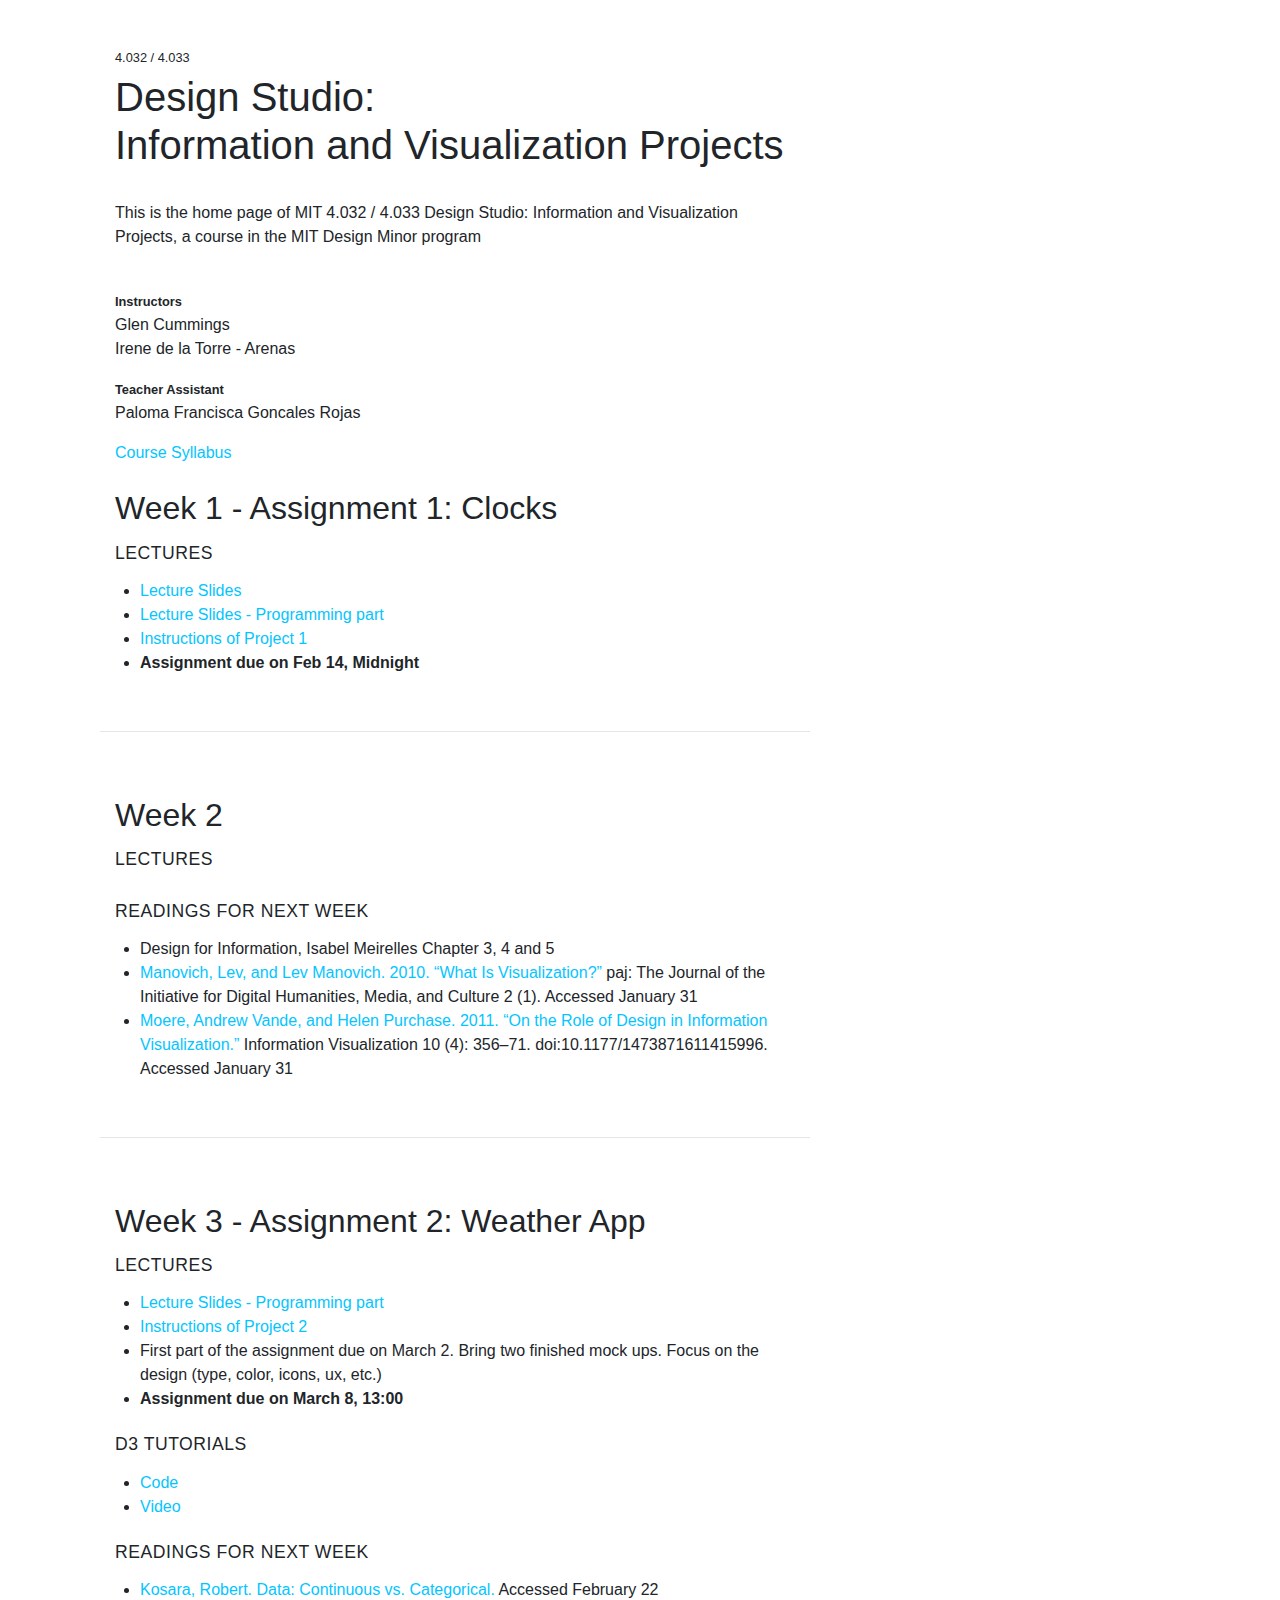
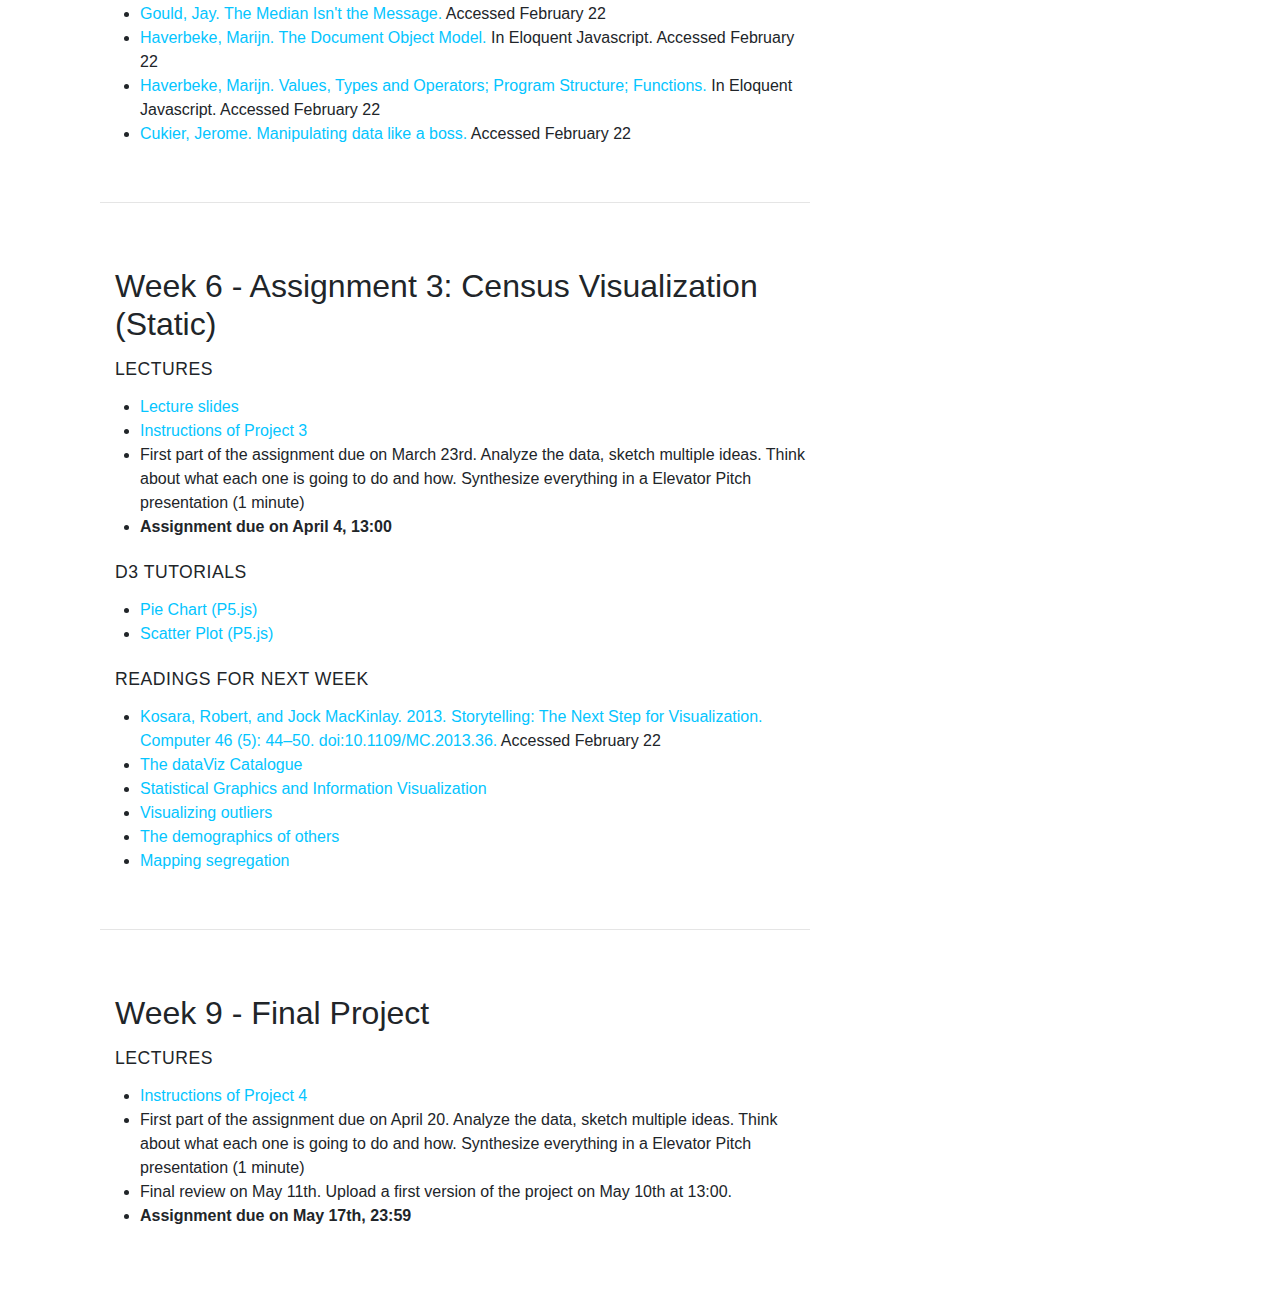
<file: index.html>
<!DOCTYPE html>
<html lang="en">
<head>
    <meta charset="UTF-8">
    <title>Design Studio: Information and Visualization projects</title>
    <link rel="stylesheet" href="https://maxcdn.bootstrapcdn.com/bootstrap/4.0.0/css/bootstrap.min.css" integrity="sha384-Gn5384xqQ1aoWXA+058RXPxPg6fy4IWvTNh0E263XmFcJlSAwiGgFAW/dAiS6JXm" crossorigin="anonymous">
    <link href="style.css" rel="stylesheet"/>
</head>
<body>
<div class="container">
    <div class="col-md-8">
        <h1 class="small col-md-12">4.032 / 4.033</h1>
        <h1 class="col-md-12">Design Studio:<br>Information and Visualization Projects</h1>
        </br>
        <p class="col-md-12">This is the home page of MIT 4.032 / 4.033 Design Studio: Information and Visualization Projects, a course in the MIT Design Minor program</p>
        </br>
        <p class="col-md-12"><span class="bold small">Instructors</span>
        <br>Glen Cummings
        <br>Irene de la Torre - Arenas</p>
        <p class="col-md-12"><span class="bold small">Teacher Assistant</span>
            <br>Paloma Francisca Goncales Rojas</p>
        <a class="col-md-12" href="MIT4.032-4.033Design-Studio-Information-and-Visualization--Syllabus.pdf">Course Syllabus</a>
        </br>
        </br>
        <h2 class="col-md-12">Week 1 - Assignment 1: Clocks</h2>
        <h3 class="col-md-12">Lectures</h3>
        <ul>
            <li><a href="Slides/I&V_180209_GCa.pdf">Lecture Slides</a></li>
            <li><a href="Slides/20180209_SlideDeck_Week1_programming.pdf">Lecture Slides - Programming part</a></li>
            <!--<li><a href="">Canvas Tutorial</a></li>-->
            <li><a href="https://github.com/irenedelatorre/MIT-Design-Studio-Information-and-Visualization/tree/master/Project_1">Instructions of Project 1</a></li>
            <li class="bold">Assignment due on Feb 14, Midnight</li>
        </ul>
        <br>
        <hr>
        </br>
        </br>
        <h2 class="col-md-12">Week 2</h2>
        <h3 class="col-md-12">Lectures</h3>
        <ul>
            <!--<li><a href="Slides/I&V_180209_GCa.pdf">Lecture Slides</a></li>-->
            <!--<li><a href="Slides/20180209_SlideDeck_Week1_programming.pdf">Lecture Slides - Programming part</a></li>-->
        </ul>
        <h3 class="col-md-12">Readings for next Week</h3>
        <ul>
            <li>Design for Information, Isabel Meirelles Chapter 3, 4 and 5</li>
            <li><a href="https://journals.tdl.org/paj/index.php/paj/article/view/19">Manovich, Lev, and Lev Manovich. 2010. “What Is Visualization?”</a>  paj: The Journal of the Initiative for Digital Humanities, Media, and Culture 2 (1). Accessed January 31</li>
            <li><a href="http://infoscape.org/publications/ivs12.pdf">Moere, Andrew Vande, and Helen Purchase. 2011. “On the Role of Design in Information Visualization.”</a>  Information Visualization 10 (4): 356–71. doi:10.1177/1473871611415996. Accessed January 31</li>
        </ul>
        <br>
        <hr>
        </br>
        </br>
        <h2 class="col-md-12">Week 3 - Assignment 2: Weather App</h2>
        <h3 class="col-md-12">Lectures</h3>
        <ul>
            <!--<li><a href="Slides/I&V_180209_GCa.pdf">Lecture Slides</a></li>-->
            <li><a href="Slides/20180223_SlideDeck_Week3_programming.pdf">Lecture Slides - Programming part</a></li>
            <li><a href="https://github.com/irenedelatorre/MIT-Design-Studio-Information-and-Visualization/tree/master/Project_2">Instructions of Project 2</a></li>
            <li>First part of the assignment due on March 2. Bring two finished mock ups. Focus on the design (type, color, icons, ux, etc.)</li>
            <li class="bold">Assignment due on March 8, 13:00</li>
        </ul>
        <h3 class="col-md-12">D3 Tutorials</h3>
        <ul>
            <li><a href="https://github.com/irenedelatorre/MIT-Design-Studio-Information-and-Visualization/tree/master/tutorial/D3_example_1">Code</a></li>
            <li><a href="https://www.youtube.com/watch?v=hl7Nsldadsw&feature=youtu.be">Video</a></li>
        </ul>
        <h3 class="col-md-12">Readings for next Week</h3>
        <ul>
            <li><a href="https://eagereyes.org/basics/data-continuous-vs-categorical">Kosara, Robert. Data: Continuous vs. Categorical.</a> Accessed February 22</li>
            <li><a href="file:///E:/0.%20Mis%20Documentos/BECA%20LA%20CAIXA%20-%20BOSTON/NEU/2015%20-%20Spring%20Semester/Information%20visualization%20workshop/Readings%20week%202/CancerGuide%20%20The%20Median%20Isn't%20the%20Message.htm">Gould, Jay. The Median Isn't the Message.</a> Accessed February 22</li>
            <li><a href="http://eloquentjavascript.net/">Haverbeke, Marijn. The Document Object Model. </a> In Eloquent Javascript. Accessed February 22</li>
            <li><a href="http://eloquentjavascript.net/">Haverbeke, Marijn. Values, Types and Operators; Program Structure; Functions.</a> In Eloquent Javascript. Accessed February 22</li>
            <li><a href="https://journals.tdl.org/paj/index.php/paj/article/view/19">Cukier, Jerome. Manipulating data like a boss.</a> Accessed February 22</li>
        </ul>
        <br>
        <hr>
        </br>
        </br>
        <h2 class="col-md-12">Week 6 - Assignment 3: Census Visualization (Static)</h2>
        <h3 class="col-md-12">Lectures</h3>
        <ul>
            <li><a href="Slides/20180316_DiagramTypes.pdf">Lecture slides</a></li>
            <li><a href="https://github.com/irenedelatorre/MIT-Design-Studio-Information-and-Visualization/tree/master/Project_3">Instructions of Project 3</a></li>
            <li>First part of the assignment due on March 23rd. Analyze the data, sketch multiple ideas. Think about what each one is going to do and how. Synthesize everything in a Elevator Pitch presentation (1 minute)</li>
            <li class="bold">Assignment due on April 4, 13:00</li>
        </ul>
        <h3 class="col-md-12">D3 Tutorials</h3>
        <ul>
            <li><a href="https://github.com/irenedelatorre/MIT-Design-Studio-Information-and-Visualization/tree/master/tutorial/Pie_Chart">Pie Chart (P5.js)</a></li>
            <li><a href="https://github.com/irenedelatorre/MIT-Design-Studio-Information-and-Visualization/tree/master/tutorial/Scatter_Plot">Scatter Plot (P5.js)</a></li>
        </ul>

        <h3 class="col-md-12">Readings for next Week</h3>
        <ul>
            <li><a href="https://research.tableau.com/sites/default/files/Kosara-Computer-2013.pdf">Kosara, Robert, and Jock MacKinlay. 2013. Storytelling: The Next Step for Visualization. Computer 46 (5): 44–50. doi:10.1109/MC.2013.36.</a> Accessed February 22</li>
            <li><a href="https://datavizcatalogue.com/">The dataViz Catalogue</a></li>
            <li><a href="https://flowingdata.com/2011/08/15/statistical-graphics-and-information-visualization/">Statistical Graphics and Information Visualization </a></li>
            <li><a href="https://flowingdata.com/2018/03/07/visualizing-outliers/">Visualizing outliers</a></li>
            <li><a href="http://flowingdata.com/2018/01/23/the-demographics-of-others/">The demographics of others</a></li>
            <li><a href="https://www.nytimes.com/interactive/2015/07/08/us/census-race-map.html">Mapping segregation</a></li>
        </ul>
        <br>
        <hr>
        </br>
        </br>
        <h2 class="col-md-12">Week 9 - Final Project</h2>
        <h3 class="col-md-12">Lectures</h3>
        <ul>
            <li><a href="https://github.com/irenedelatorre/MIT-Design-Studio-Information-and-Visualization/tree/master/Project_4">Instructions of Project 4</a></li>
            <li>First part of the assignment due on April 20. Analyze the data, sketch multiple ideas. Think about what each one is going to do and how. Synthesize everything in a Elevator Pitch presentation (1 minute)</li>
            <li>Final review on May 11th. Upload a first version of the project on May 10th at 13:00.</li>
            <li class="bold">Assignment due on May 17th, 23:59</li>
        </ul>
    </div>

</div>
</body>
</html>
</file>
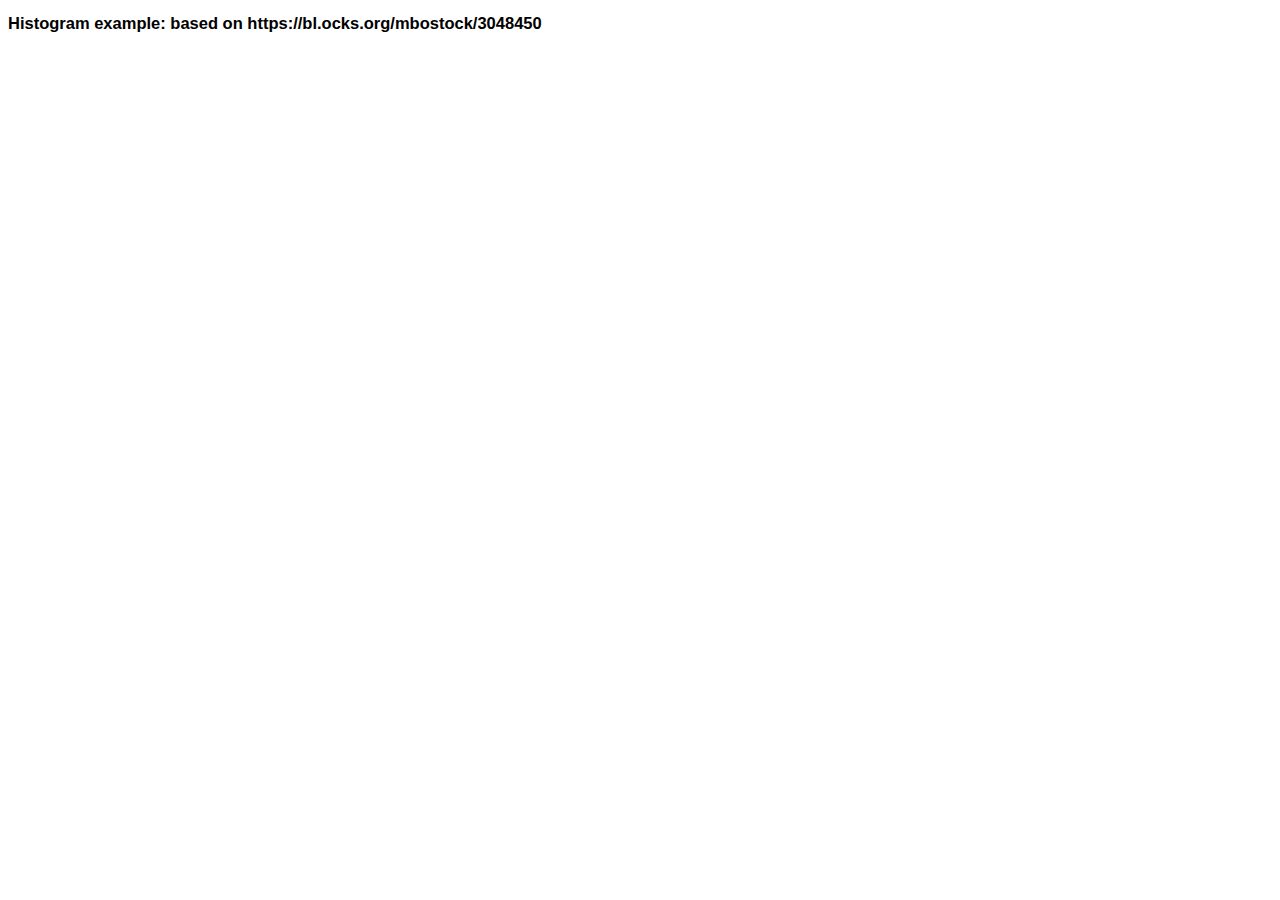
<file: Histogram Example/index.html>
<!DOCTYPE html>
<html>
<meta charset="utf-8">
<!-- Example based on http://bl.ocks.org/mbostock/3887118 -->
<link href="style.css" rel="stylesheet"/>
<body>
<h2 class="col-md-12">Histogram example: based on https://bl.ocks.org/mbostock/3048450</h2>
<svg width="960" height="500"></svg>
<script src="https://d3js.org/d3.v4.min.js"></script>
<script src="script_1.js"></script>    
</body>
</html>
</file>
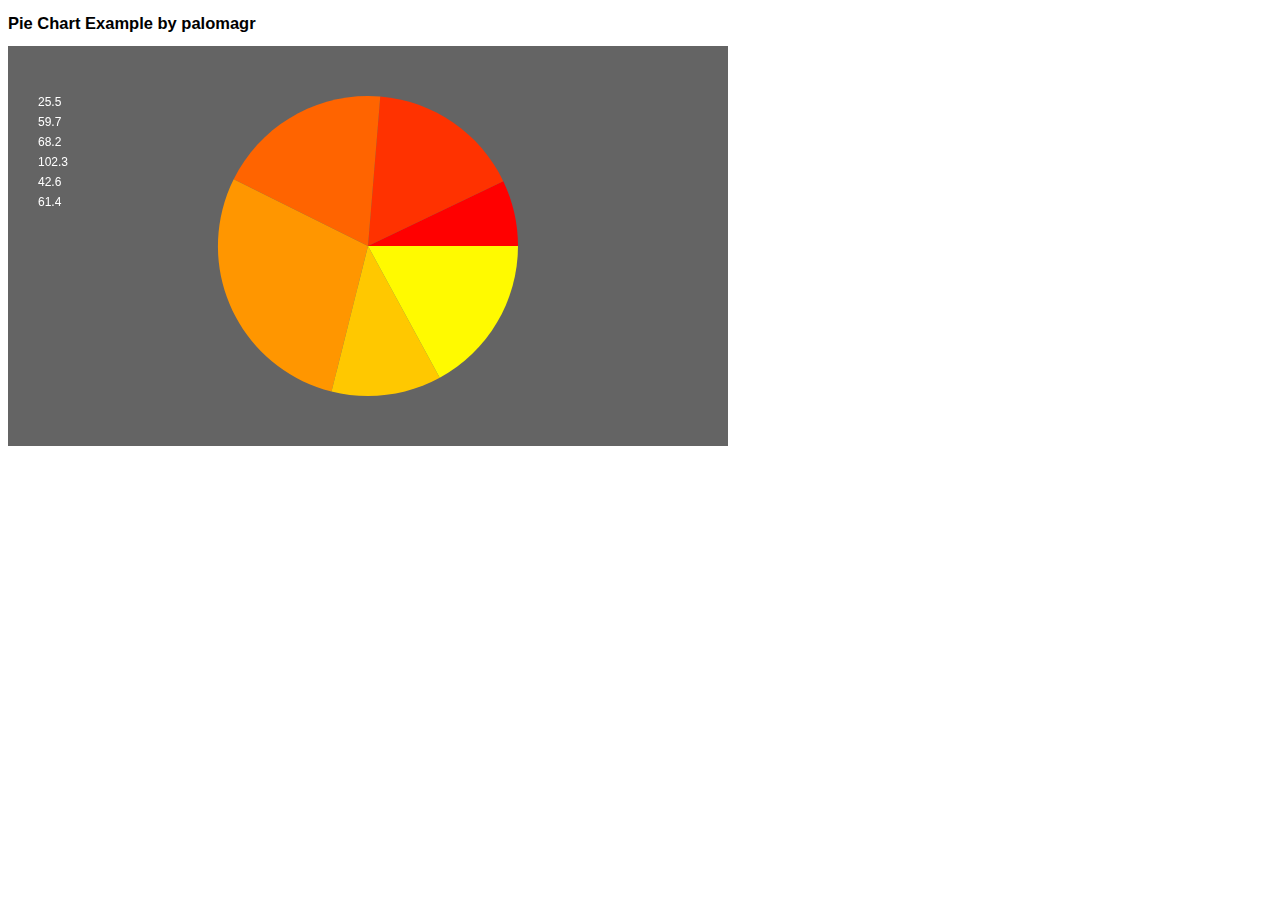
<file: Pie Chart Example p.5/index.html>
<!DOCTYPE html>
<html lang="en">
<meta charset="utf-8">

<link href="style.css" rel="stylesheet"/>

    <script src="./p5.js"></script>
    <script src="sketch.js"></script>


<body>
    <h2 class="col-md-12">Pie Chart Example by palomagr</h2>
    <div id="sketch-holder">	
      <!-- Our sketch will go here! -->
    </div>
</body>
</html>
</file>
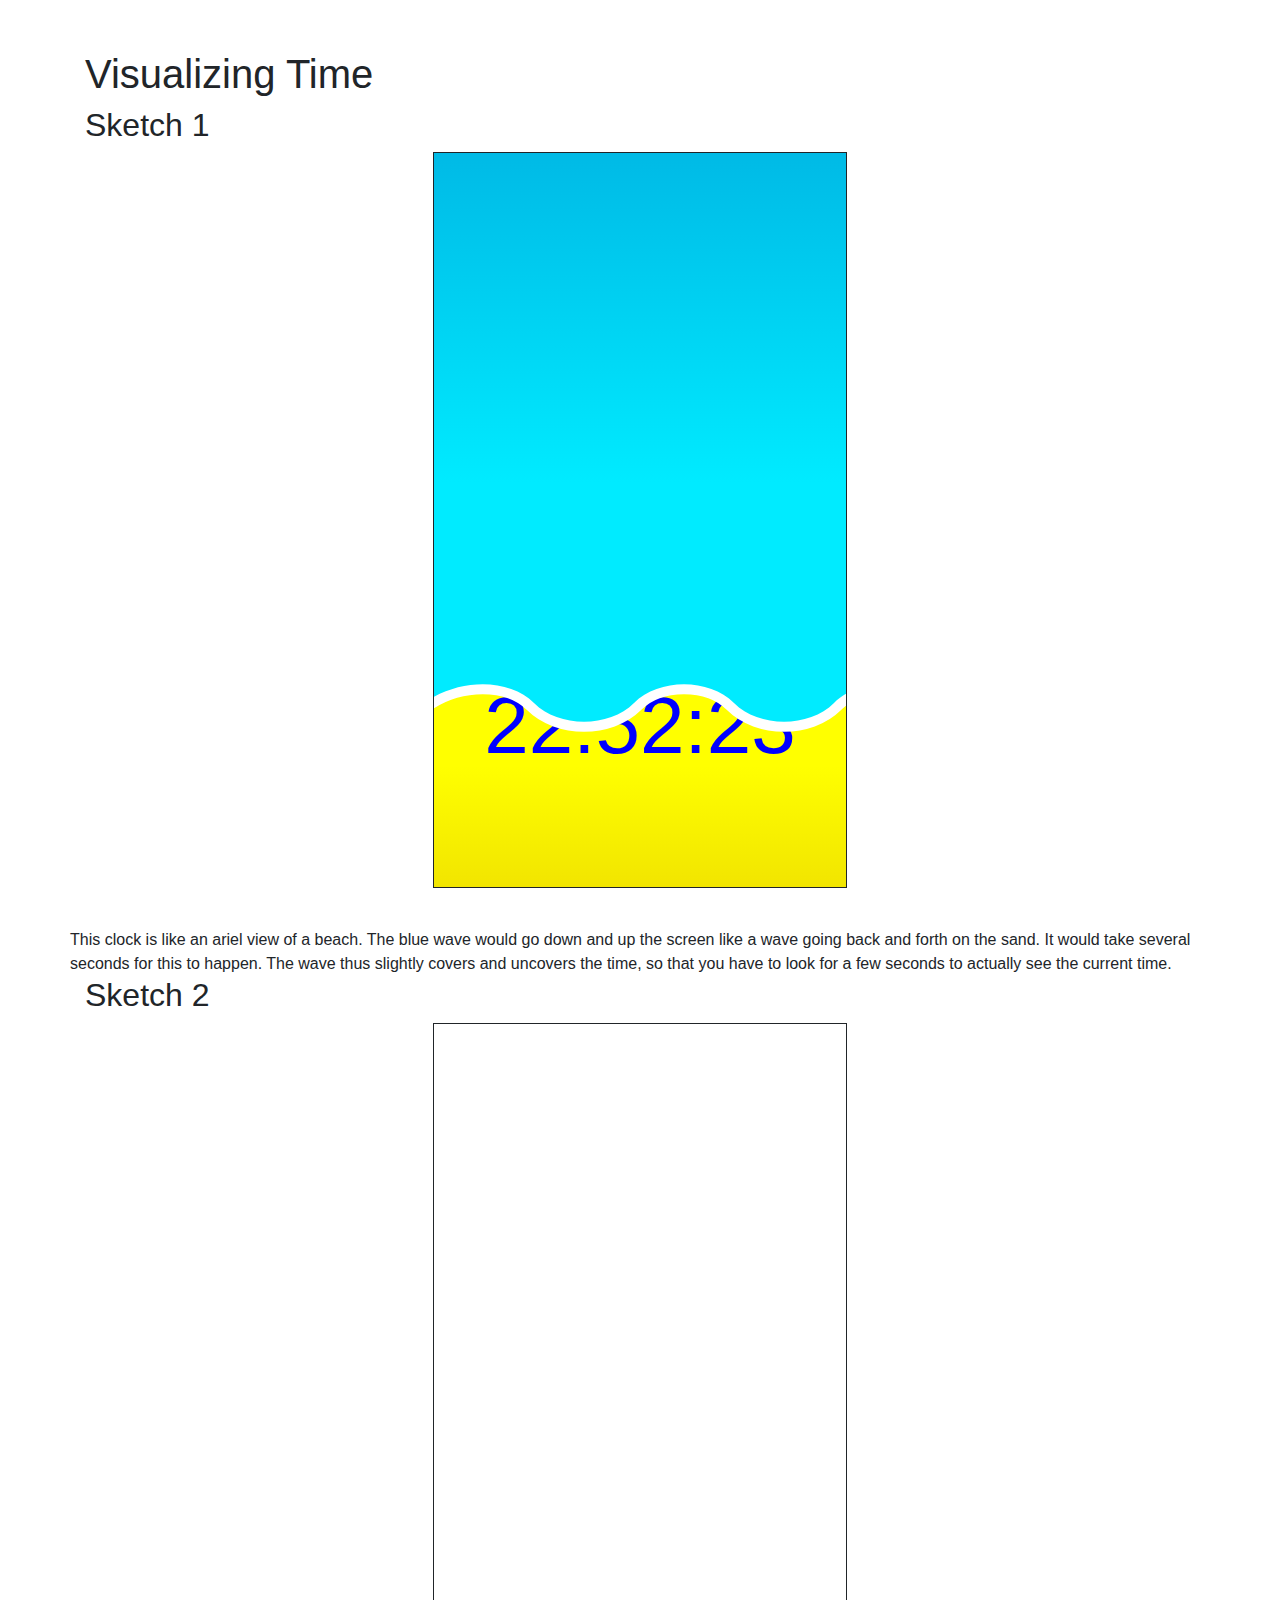
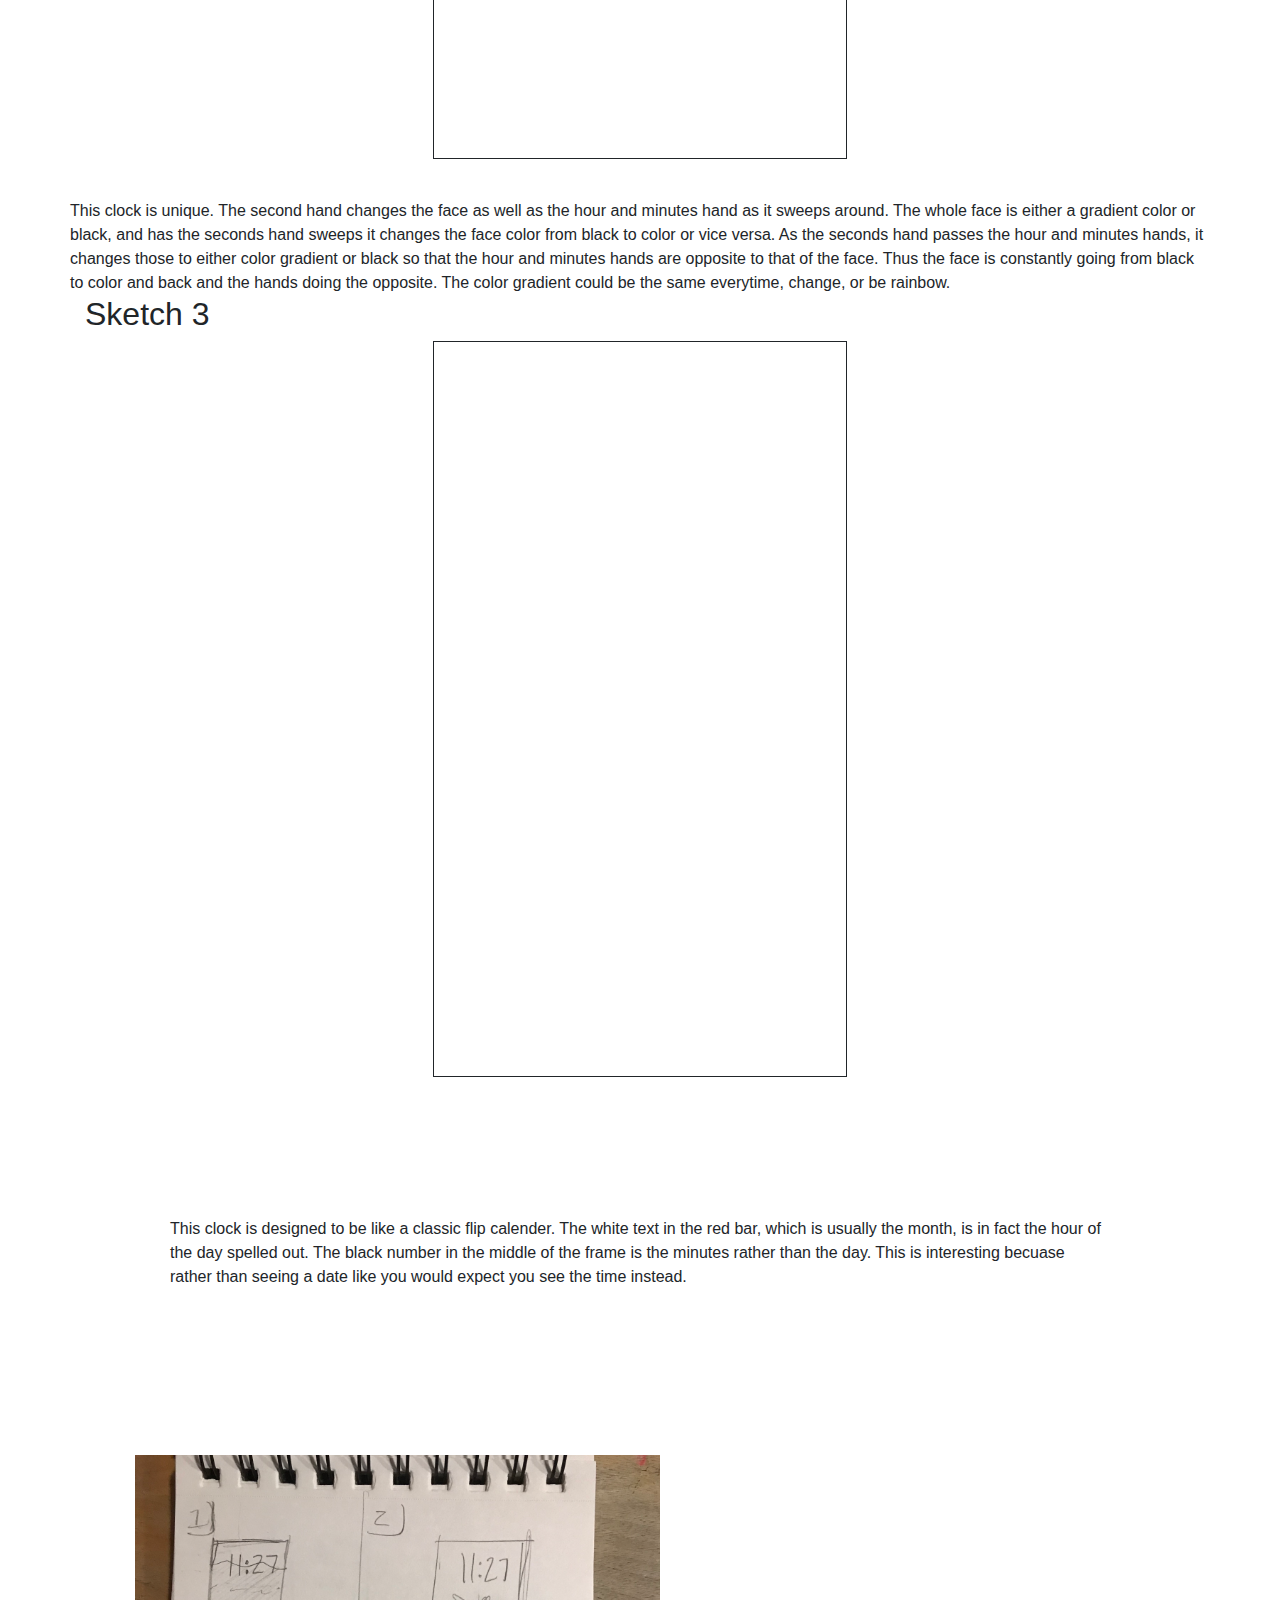
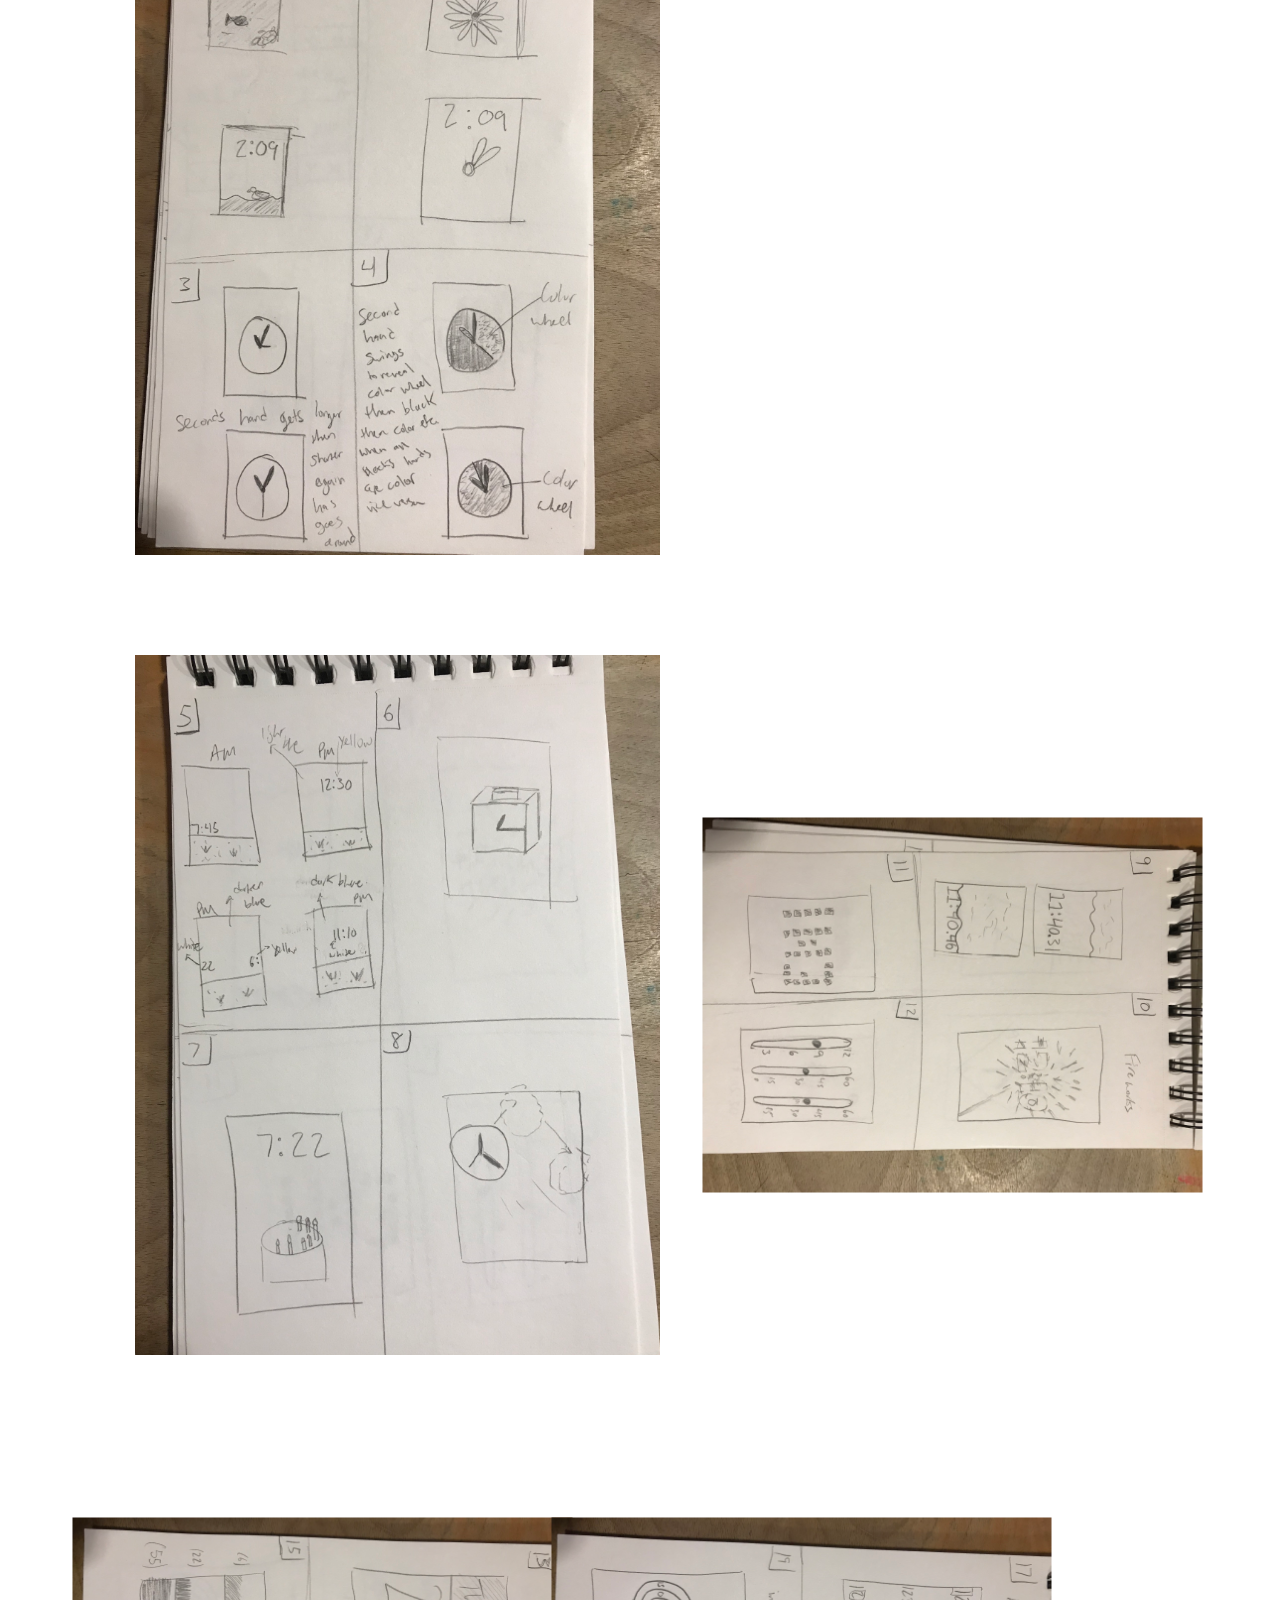
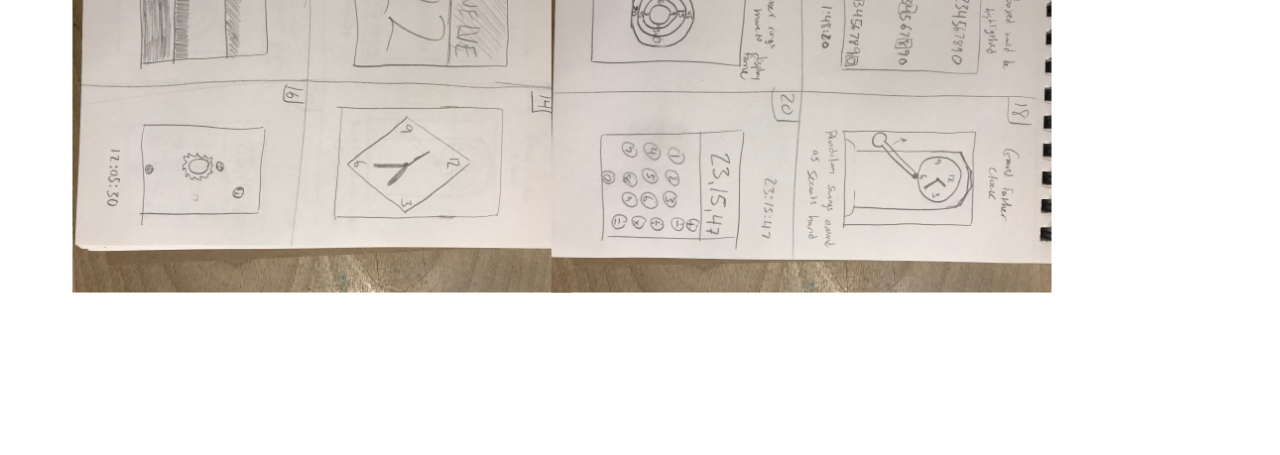
<file: Project_1/index.html>
<!DOCTYPE html>
<html lang="en">
<head>
    <meta charset="UTF-8">
    <title>Visualizing time - Project 1</title>
    <link rel="stylesheet" href="https://maxcdn.bootstrapcdn.com/bootstrap/4.0.0/css/bootstrap.min.css" integrity="sha384-Gn5384xqQ1aoWXA+058RXPxPg6fy4IWvTNh0E263XmFcJlSAwiGgFAW/dAiS6JXm" crossorigin="anonymous">
    <link href="style.css" rel="stylesheet"/>
</head>
<body>
<div class="container">
    <div class="row">
        <h1 class="col-md-12">Visualizing Time</h1>
    </div>
    <div class="row">
        <h2 class="col-md-12">Sketch 1</h2>
        <canvas id="plot1"></canvas>
        <div>
        This clock is like an ariel view of a beach. The blue wave would go down and up the screen like a wave going back and forth on the sand. It would take several seconds for this to happen. The wave thus slightly covers and uncovers the time, so that you have to look for a few seconds to actually see the current time.
        </div>
    </div>
    
    <div class="row">
        <h2 class="col-md-12">Sketch 2</h2>
        <div id="plot2">
        </div>
        <div>
        This clock is unique. The second hand changes the face as well as the hour and minutes hand as it sweeps around. The whole face is either a gradient color or black, and has the seconds hand sweeps it changes the face color from black to color or vice versa. As the seconds hand passes the hour and minutes hands, it changes those to either color gradient or black so that the hour and minutes hands are opposite to that of the face. Thus the face is constantly going from black to color and back and the hands doing the opposite. The color gradient could be the same everytime, change, or be rainbow.
        </div>

    </div>
    <div class="row">
        <h2 class="col-md-12">Sketch 3</h2>
        <div id="plot3">
        </div>
        <div>
        <p style="padding:100px" >
        This clock is designed to be like a classic flip calender. The white text in the red bar, which is usually the month, is in fact the hour of the day spelled out. The black number in the middle of the frame is the minutes rather than the day. This is interesting becuase rather than seeing a date like you would expect you see the time instead.
        </p>
        </div>
        
    </div>
    
    <!--img tag--> 
    <img style="padding:50px" src="IMG_4809.JPG" height="800px"/>
    <img style="padding:50px" src="IMG_5303.JPG" height="800px"/>
    <img style="padding:50px" src="IMG_6743.JPG" height="600px" class="rotate90"/>
    <img style="padding:50px" src="IMG_0009.JPG" height="600px" class="rotate90"/>
    <img style="padding:50px" src="IMG_4990.JPG" height="600px" class="rotate90"/>
    
</div>

<script src="https://d3js.org/d3.v4.min.js"></script>
<script src="script_1.js"></script>
<script src="script_2.js"></script>
<script src="script_3.js"></script>
</body>
</html>
</file>
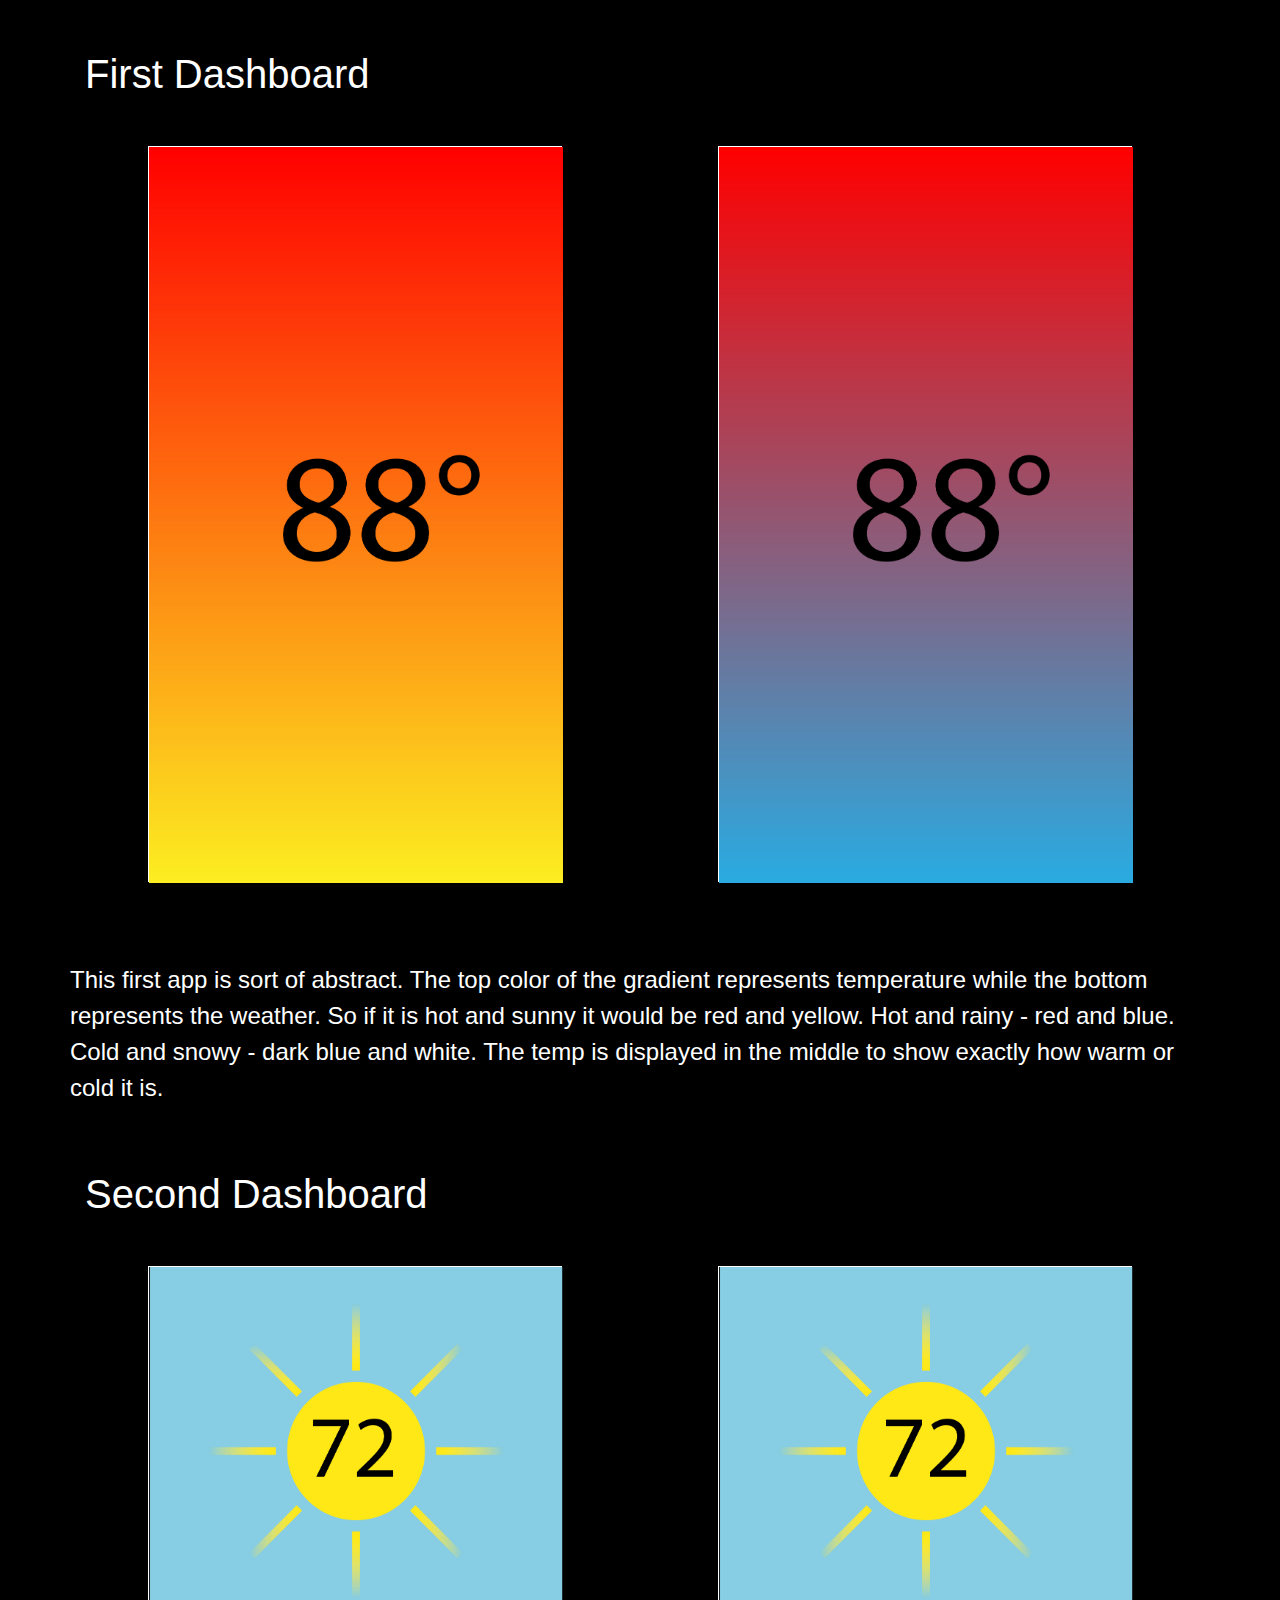
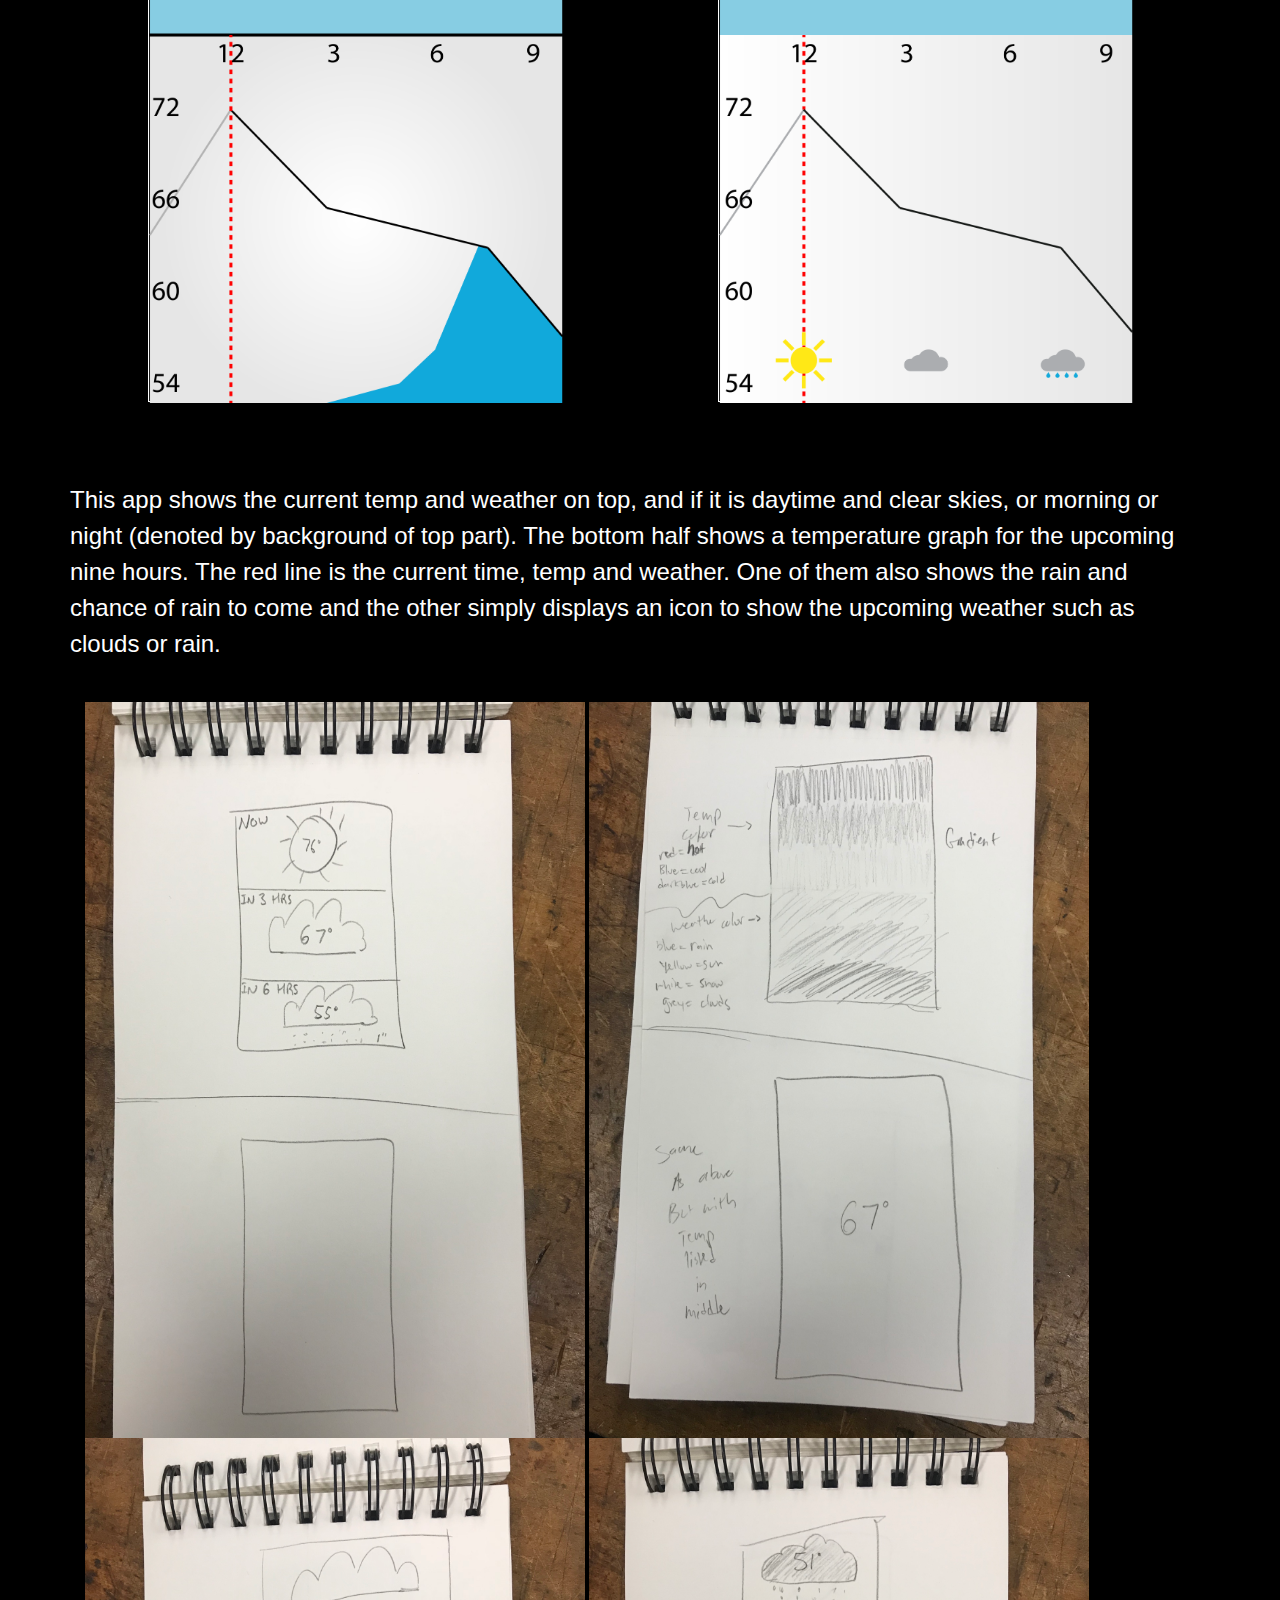
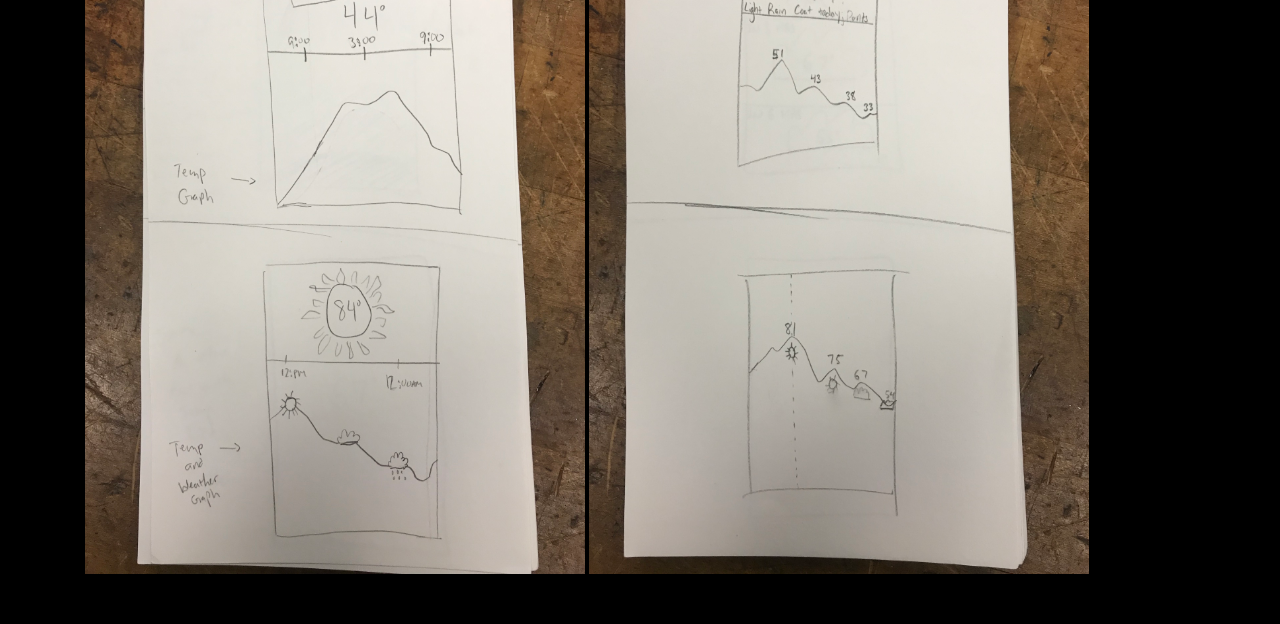
<file: Project_2/index.html>
<!DOCTYPE html>
<html lang="en">
<head>
    <meta charset="UTF-8">
    <title>Weather App - Project 2</title>
    <link rel="stylesheet" href="https://maxcdn.bootstrapcdn.com/bootstrap/4.0.0/css/bootstrap.min.css" integrity="sha384-Gn5384xqQ1aoWXA+058RXPxPg6fy4IWvTNh0E263XmFcJlSAwiGgFAW/dAiS6JXm" crossorigin="anonymous">
    <link href="style.css" rel="stylesheet"/>
</head>
<body>
<div class="container">
    <div class="row">
        <h1 class="col-md-12">First Dashboard</h1>
        <div id="mobile1">
            <img src="4.032WeatherApp1.png" width="414" height="736">
        </div>
        <div id="mobile1">
            <img src="4.032WeatherApp1.2.png" width="414" height="736">
        </div>
        <div>
            <p class="text">
                This first app is sort of abstract. The top color of the gradient represents temperature while the bottom
                represents the weather. So if it is hot and sunny it would be red and yellow. Hot and rainy - red and blue. Cold and
                snowy - dark blue and white. The temp is displayed in the middle to show exactly how warm or cold it is.
            </p>
        </div>
    </div>
    <br/>
    <div class="row">
        <h1 class="col-md-12">Second Dashboard</h1>
        <div id="mobile2">
            <img src="4.032WeatherApp3.png" width="414" height="736">
        </div>
        <div id="mobile2">
            <img src="4.032WeatherApp5.png" width="414" height="736">
        </div>
        <div>
            <p class ="text">
                This app shows the current temp and weather on top, and if it is daytime and clear skies, or morning or night (denoted by background of top part). The bottom half shows a temperature graph for the upcoming nine hours. The red line is the current time, temp and weather. One of them also shows the rain and chance of rain to come and the other simply displays an icon to show the upcoming weather such as clouds or rain. 
            </p>
        </div>
    </div>
    <div class="sketches">
        <img src="IMG_1206.JPG" width="500" height="736">
        <img src="IMG_8357.JPG" width="500" height="736">
        <img src="IMG_6900.JPG" width="500" height="736">
        <img src="IMG_2838.JPG" width="500" height="736">
    </div>
</div>

<script src="https://d3js.org/d3.v4.min.js"></script>
<script src="script.js"></script>
</body>
</html>
</file>
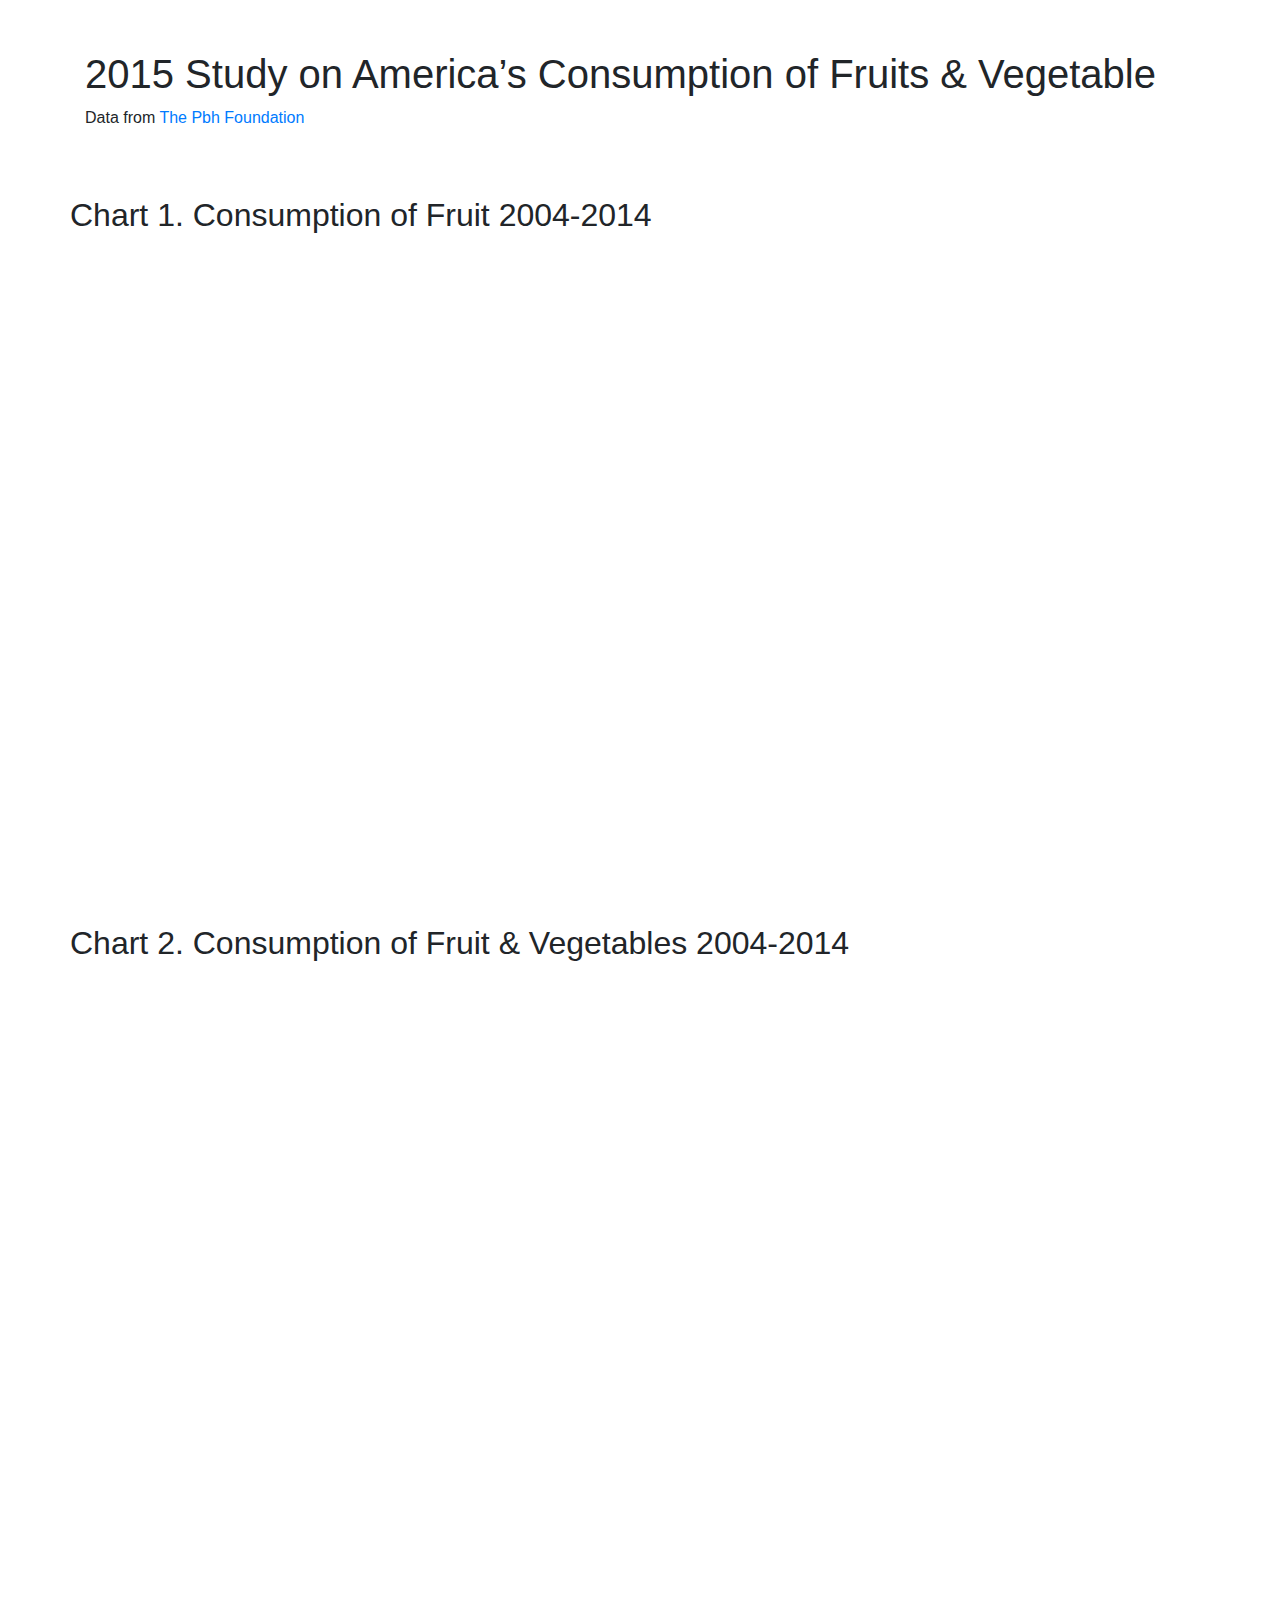
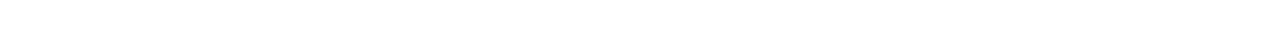
<file: InClass/Week6/index.html>
<!DOCTYPE html>
<html lang="en">
<head>
    <meta charset="UTF-8">
    <title>Week 2 - In class</title>
    <link rel="stylesheet" href="https://maxcdn.bootstrapcdn.com/bootstrap/4.0.0/css/bootstrap.min.css" integrity="sha384-Gn5384xqQ1aoWXA+058RXPxPg6fy4IWvTNh0E263XmFcJlSAwiGgFAW/dAiS6JXm" crossorigin="anonymous">
    <link href="style.css" rel="stylesheet"/>
</head>
<body>
<div class="container">
    <div class="row">
        <h1 class="col-md-12">2015 Study on America’s Consumption of Fruits & Vegetable</h1>
        <p class="col-md-12">Data from <a href="https://www.pbhfoundation.org/pdfs/about/res/pbh_res/State_of_the_Plate_2015_WEB_Bookmarked.pdf">The Pbh Foundation</a></p>
        <h2>Chart 1. Consumption of Fruit 2004-2014</h2>
        <div id='plot1' class="col-md-12"></div>
        <h2>Chart 2. Consumption of Fruit & Vegetables 2004-2014</h2>
        <div id='plot2' class="col-md-12"></div>
    </div>
</div>

<script src="https://d3js.org/d3.v4.min.js"></script>
<script src="https://d3js.org/topojson.v2.min.js"></script>
<script src="script_1.js"></script>
</body>
</html>
</file>
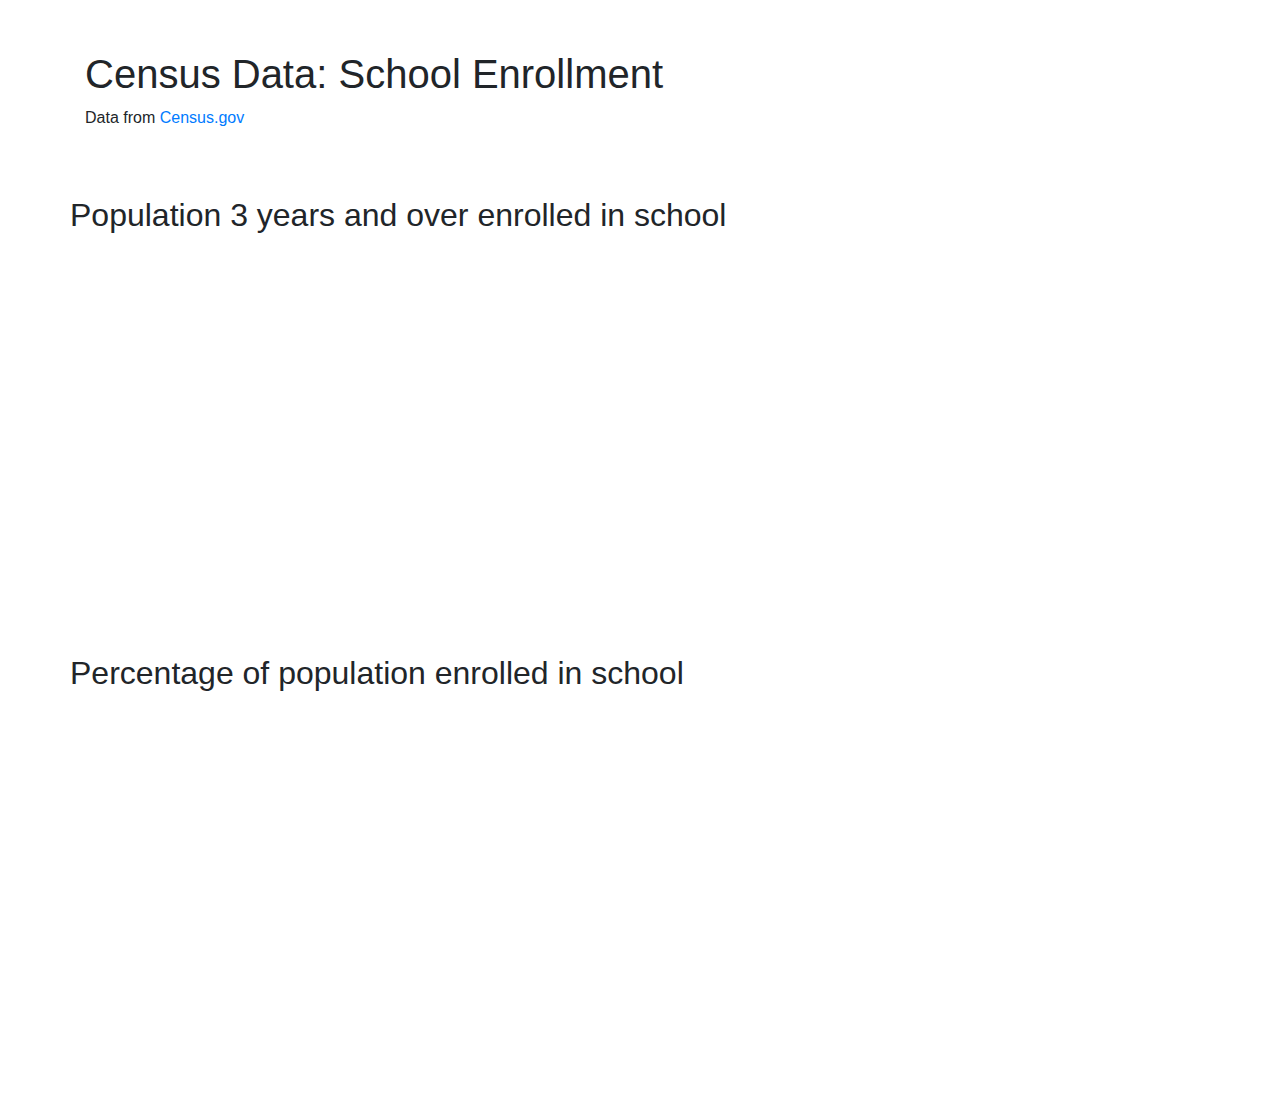
<file: InClass/Week7/index.html>
<!DOCTYPE html>
<html lang="en">
<head>
    <meta charset="UTF-8">
    <title>Week 7 - In class</title>
    <link rel="stylesheet" href="https://maxcdn.bootstrapcdn.com/bootstrap/4.0.0/css/bootstrap.min.css" integrity="sha384-Gn5384xqQ1aoWXA+058RXPxPg6fy4IWvTNh0E263XmFcJlSAwiGgFAW/dAiS6JXm" crossorigin="anonymous">
    <link href="style.css" rel="stylesheet"/>
</head>
<body>
<div class="container">
    <div class="row">
        <h1 class="col-md-12">Census Data: School Enrollment</h1>
        <p class="col-md-12">Data from <a href="https://data.census.gov/">Census.gov</a></p>
        <h2>Population 3 years and over enrolled in school</h2>
        <div id='plot1' class="col-md-12"></div>
        <h2>Percentage of population enrolled in school</h2>
        <div id='plot2' class="col-md-12"></div>
    </div>
</div>

<script src="https://d3js.org/d3.v4.min.js"></script>
<script src="https://d3js.org/topojson.v2.min.js"></script>
<script src="script_1.js"></script>
</body>
</html>
</file>
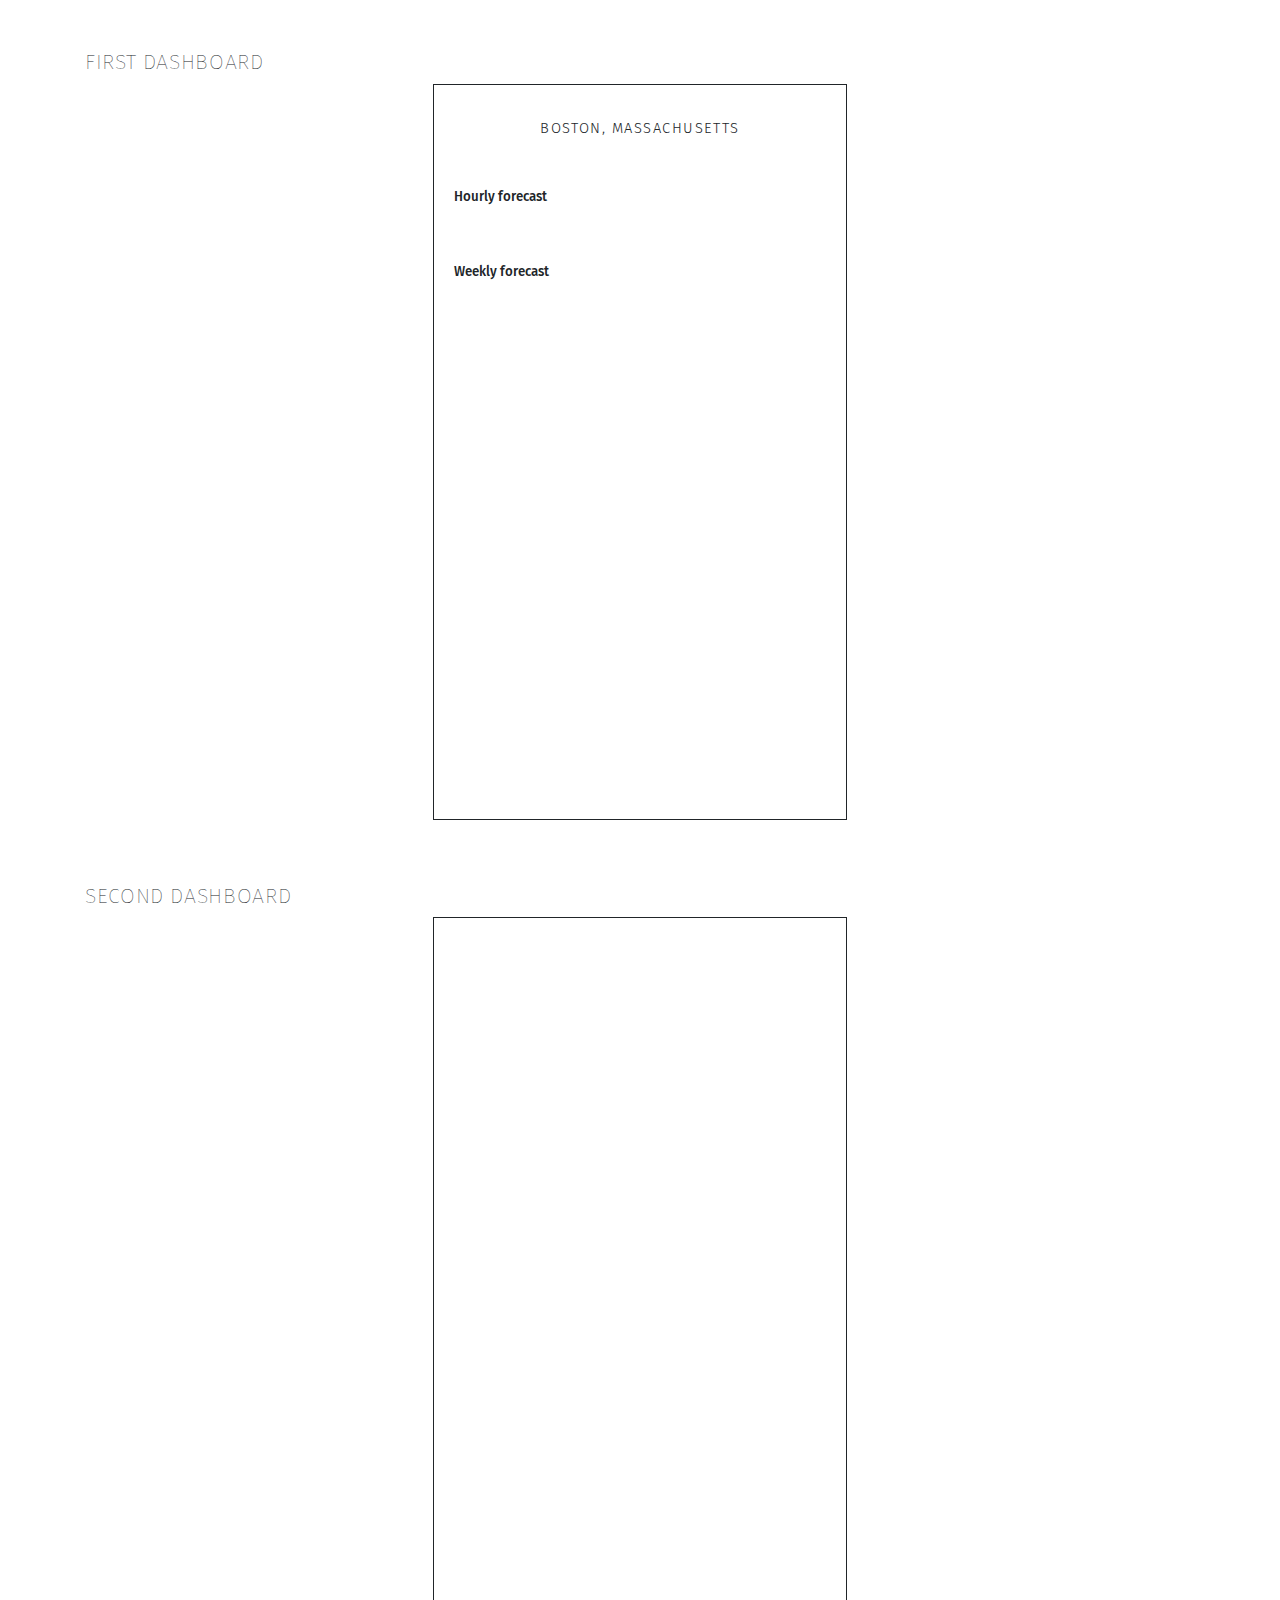
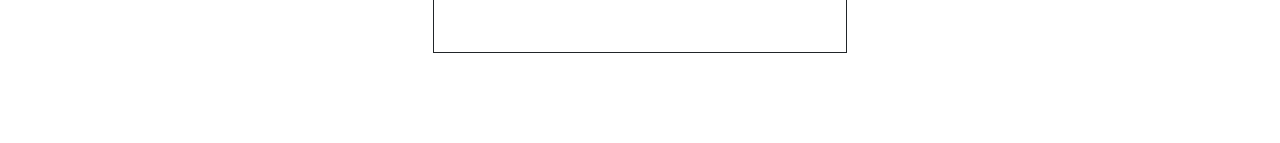
<file: Project_2/example/index.html>
<!DOCTYPE html>
<html lang="en">
<head>
    <meta charset="UTF-8">
    <title>Let's draw a map - Project 3</title>
    <link rel="stylesheet" href="https://maxcdn.bootstrapcdn.com/bootstrap/4.0.0/css/bootstrap.min.css" integrity="sha384-Gn5384xqQ1aoWXA+058RXPxPg6fy4IWvTNh0E263XmFcJlSAwiGgFAW/dAiS6JXm" crossorigin="anonymous">
    <link href="https://fonts.googleapis.com/css?family=Fira+Sans:300,400,500,700" rel="stylesheet">
    <link href="style.css" rel="stylesheet"/>
</head>
<body>
<div class="container">
    <div class="row">
        <h1 class="col-md-12">First Dashboard</h1>
        <div id="mobile1">
            <h2 class="col-md-12">Boston, Massachusetts</h2>
            <p id="date" class="col-md-12"></p>
            <p class="title col-md-12">Hourly forecast</p>
            <div class="col-md-12" id="plot1"></div>
            <br/>
            <p class="title col-md-12">Weekly forecast</p>
            <p class="col-md-12" id="summary"></p>
            <div class="col-md-12" id="plot2"></div>
        </div>
    </div>
    <br/>
    <div class="row">
        <h1 class="col-md-12">Second Dashboard</h1>
        <div id="mobile2">
        </div>
    </div>
</div>

<script src="https://d3js.org/d3.v4.min.js"></script>
<script src="script.js"></script>
</body>
</html>
</file>
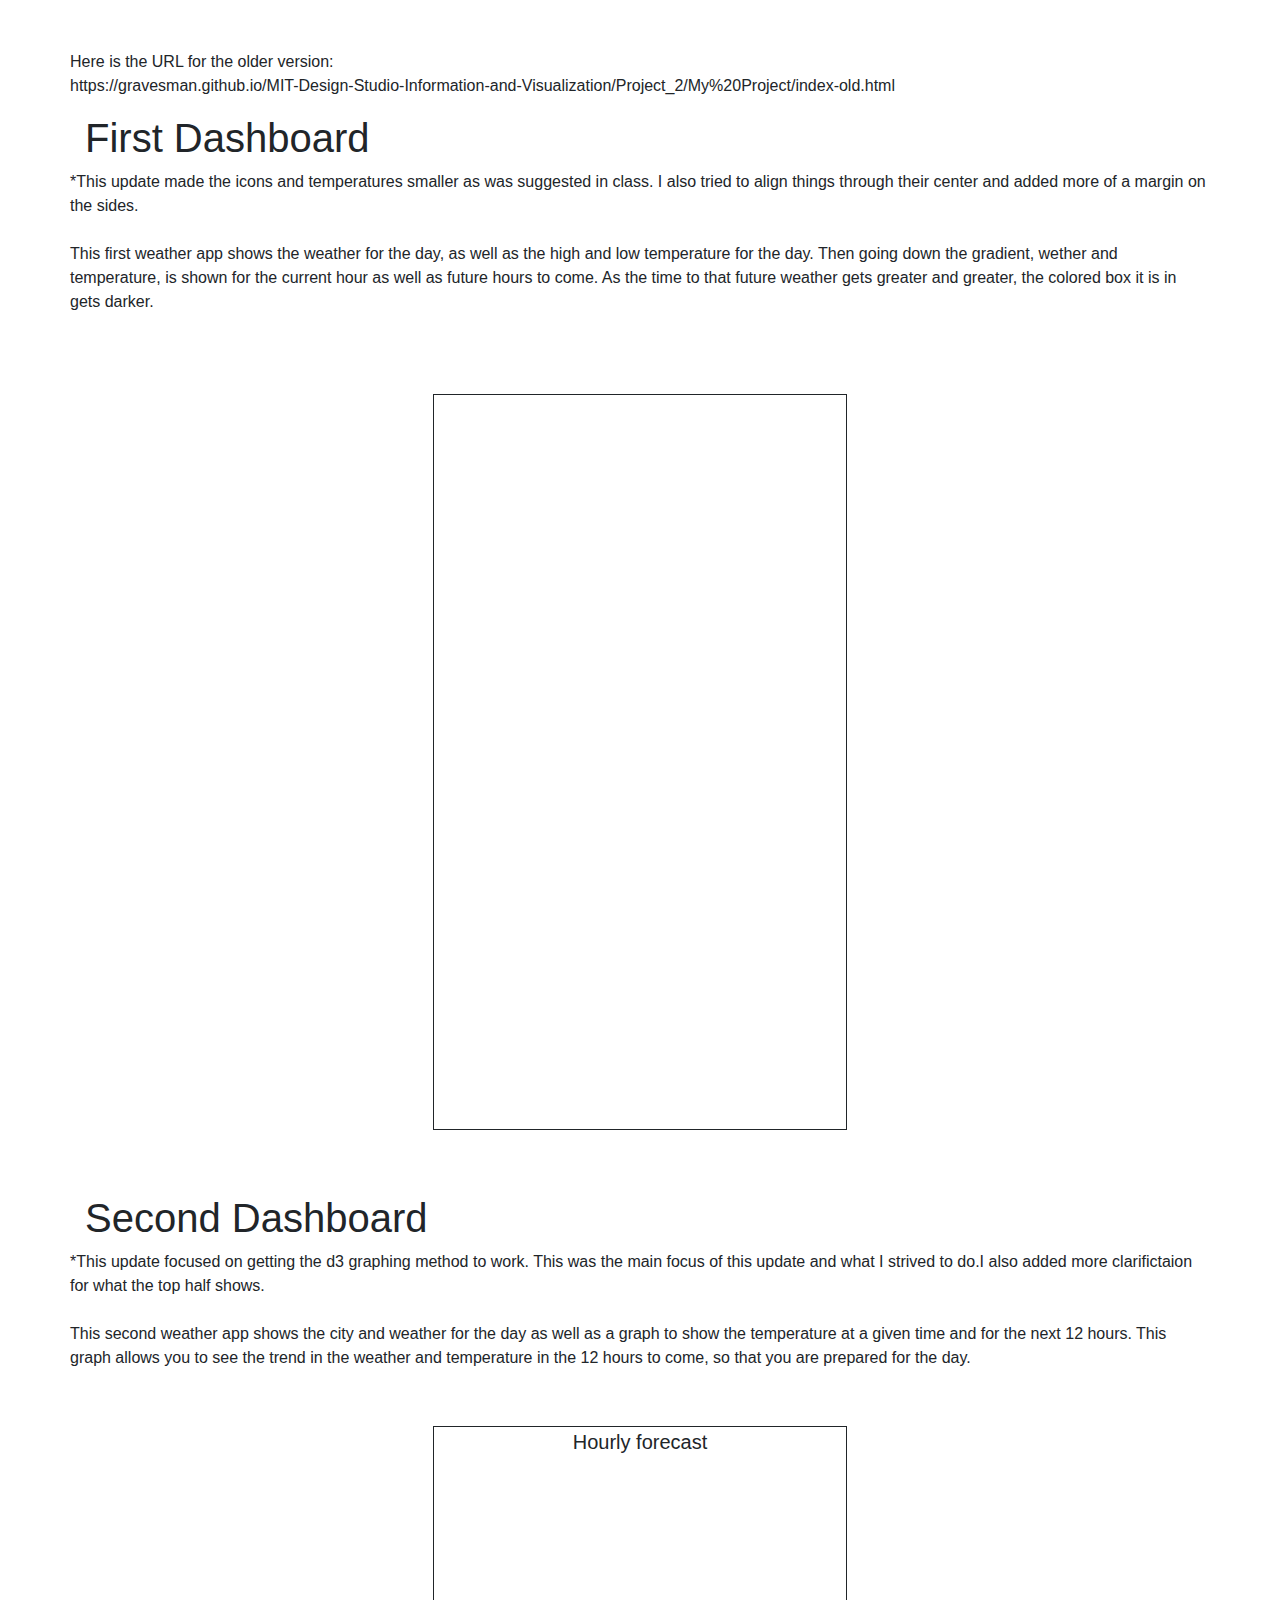
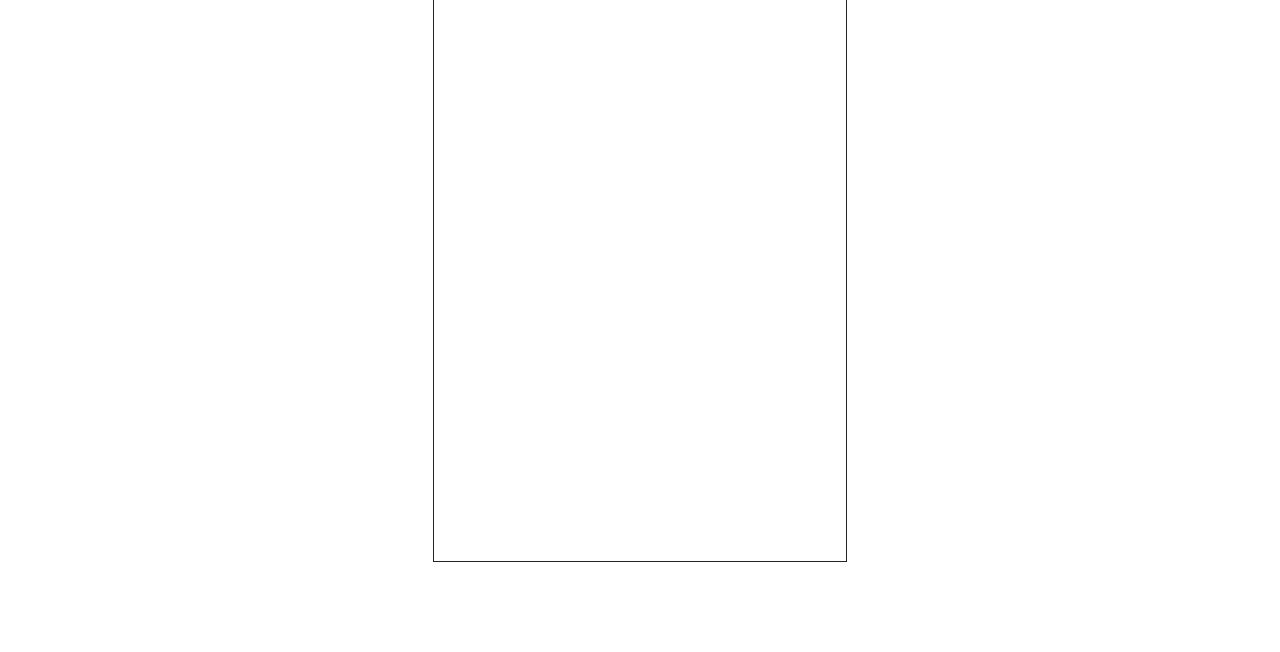
<file: Project_2/My Project/index.html>
<!DOCTYPE html>
<html lang="en">
<head>
    <meta charset="UTF-8">
    <title>Weather App - Project 2</title>
    <link rel="stylesheet" href="https://maxcdn.bootstrapcdn.com/bootstrap/4.0.0/css/bootstrap.min.css" integrity="sha384-Gn5384xqQ1aoWXA+058RXPxPg6fy4IWvTNh0E263XmFcJlSAwiGgFAW/dAiS6JXm" crossorigin="anonymous">
    <link href="style.css" rel="stylesheet"/>
</head>
<body>
<div class="container">
    <div class="row">
        <p> Here is the URL for the older version: <br>
            https://gravesman.github.io/MIT-Design-Studio-Information-and-Visualization/Project_2/My%20Project/index-old.html
        </p>
        <h1 class="col-md-12">First Dashboard</h1>
        <div>
            <p> *This update made the icons and temperatures smaller as was suggested in class. I also tried to align things through their center and added more of a margin on the sides.<br><br>
                This first weather app shows the weather for the day, as well as the high and low temperature for the day. Then going down the gradient, wether and temperature, is shown for the current hour as well as future hours to come. As the time to that future weather gets greater and greater, the colored box it is in gets darker.</p>
            <br/>
        </div>
        <div id="mobile1">
            <div class="canvas" id="plot1">
            </div>
            
        </div>
    </div>
    <br/>
    <div class="row">
        <h1 class="col-md-12">Second Dashboard</h1>
        <p> *This update focused on getting the d3 graphing method to work. This was the main focus of this update and what I strived to do.I also added more clarifictaion for what the top half shows.<br><br>
            This second weather app shows the city and weather for the day as well as a graph to show the temperature at a given time and for the next 12 hours. This graph allows you to see the trend in the weather and temperature in the 12 hours to come, so that you are prepared for the day.</p>
        <div id="mobile2">
            <div class="canvas" id="plot21">
            </div>
            <p class="title">Hourly forecast</p>
            <div class="canvas" id="plot2">
            </div>
        </div>
    </div>
</div>

<script src="https://d3js.org/d3.v4.min.js"></script>
<script src="https://ajax.googleapis.com/ajax/libs/jquery/3.3.1/jquery.min.js"></script>
<!--<script src="https://rawgithub.com/darkskyapp/skycons/master/skycons.js"></script>-->
<script src="script.js"></script>
</body>
</html>
</file>
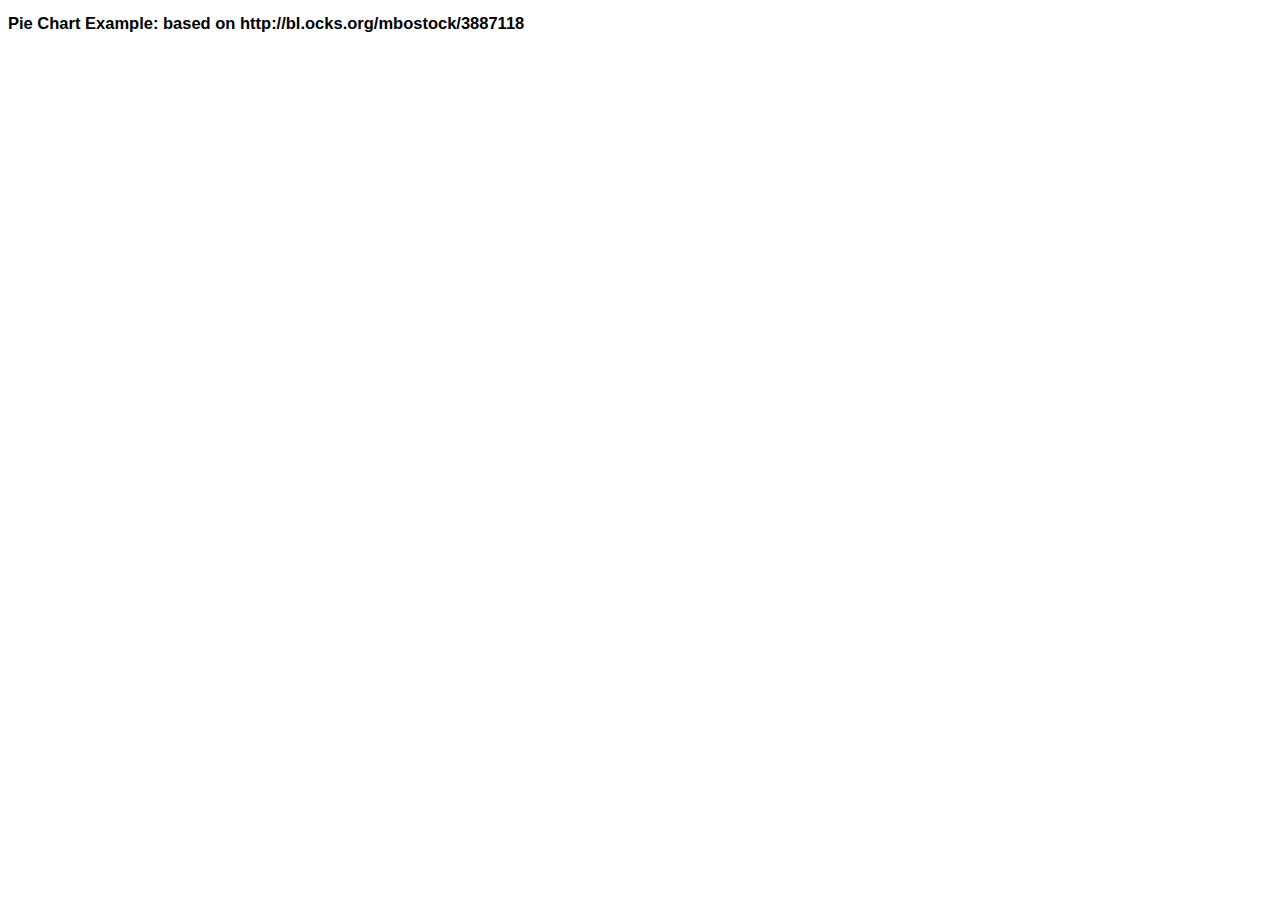
<file: tutorial/Pie_Chart/index.html>
<!DOCTYPE html>
<html>
<meta charset="utf-8">
<!-- Example based on http://bl.ocks.org/mbostock/3887118 -->

<link href="style.css" rel="stylesheet"/>
<body>
<h2 class="col-md-12">Pie Chart Example: based on http://bl.ocks.org/mbostock/3887118</h2>
<svg width="960" height="500"></svg>
<script src="http://d3js.org/d3.v4.min.js"></script>
<script src="script1.js"></script>    
</body>
</html>
</file>
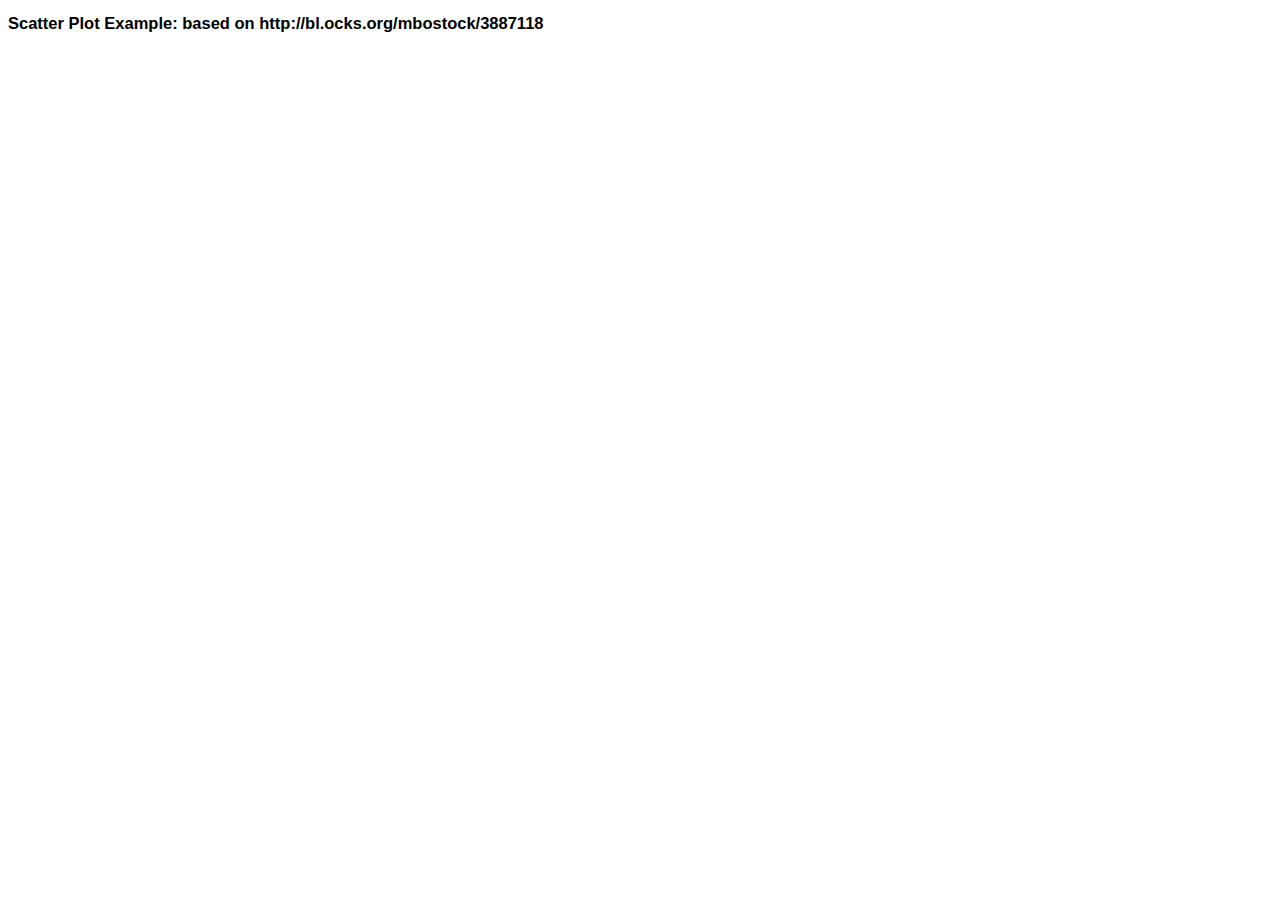
<file: tutorial/Scatter_Plot/index.html>
<!DOCTYPE html>
<html>
<meta charset="utf-8">
<!-- Example based on http://bl.ocks.org/mbostock/3887118 -->
<link href="style.css" rel="stylesheet"/>
<body>
<h2 class="col-md-12">Scatter Plot Example: based on http://bl.ocks.org/mbostock/3887118 </h2>
<script src="http://d3js.org/d3.v3.min.js"></script>
<script src="script1.js"></script>    
</body>
</html>
</file>
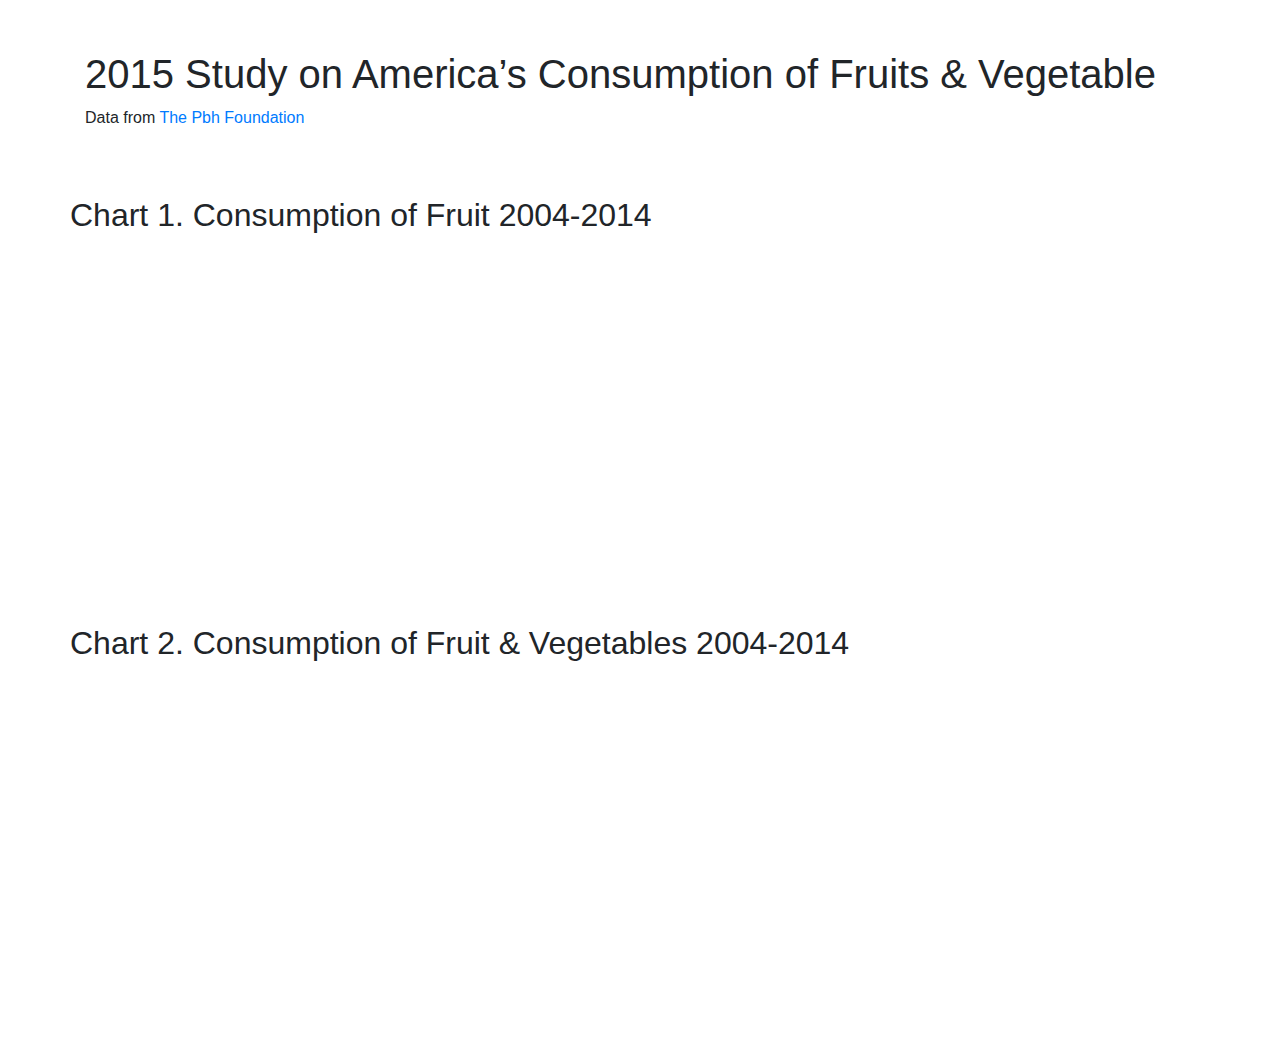
<file: InClass/Week3/solution/index.html>
<!DOCTYPE html>
<html lang="en">
<head>
    <meta charset="UTF-8">
    <title>Week 2 - In class</title>
    <link rel="stylesheet" href="https://maxcdn.bootstrapcdn.com/bootstrap/4.0.0/css/bootstrap.min.css" integrity="sha384-Gn5384xqQ1aoWXA+058RXPxPg6fy4IWvTNh0E263XmFcJlSAwiGgFAW/dAiS6JXm" crossorigin="anonymous">
    <link href="../style.css" rel="stylesheet"/>
</head>
<body>
<div class="container">
    <div class="row">
        <h1 class="col-md-12">2015 Study on America’s Consumption of Fruits & Vegetable</h1>
        <p class="col-md-12">Data from <a href="https://www.pbhfoundation.org/pdfs/about/res/pbh_res/State_of_the_Plate_2015_WEB_Bookmarked.pdf">The Pbh Foundation</a></p>
        <h2>Chart 1. Consumption of Fruit 2004-2014</h2>
        <div id='plot1' class="col-md-12"></div>
        <h2>Chart 2. Consumption of Fruit & Vegetables 2004-2014</h2>
        <div id='plot2' class="col-md-12"></div>
    </div>
</div>

<script src="https://d3js.org/d3.v4.min.js"></script>
<script src="script_1.js"></script>
</body>
</html>
</file>
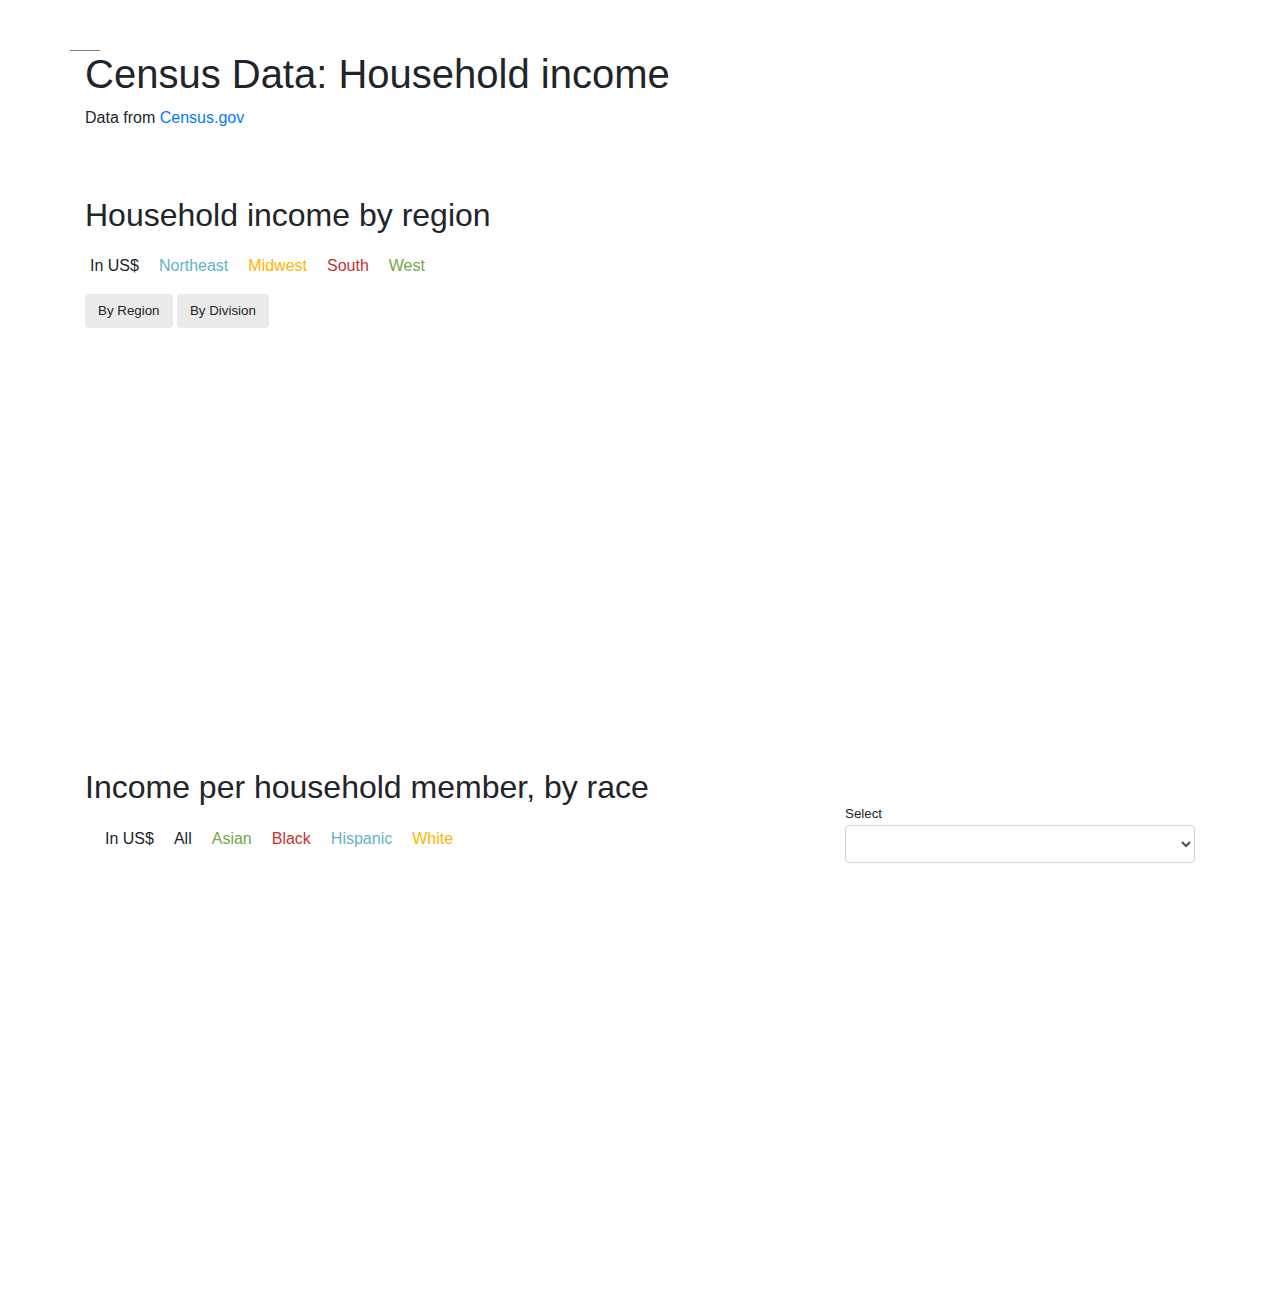
<file: InClass/Week7/solution/index.html>
<!DOCTYPE html>
<html lang="en">
<head>
    <meta charset="UTF-8">
    <title>Census Data: Household income</title>
    <link rel="stylesheet" href="https://maxcdn.bootstrapcdn.com/bootstrap/4.0.0/css/bootstrap.min.css" integrity="sha384-Gn5384xqQ1aoWXA+058RXPxPg6fy4IWvTNh0E263XmFcJlSAwiGgFAW/dAiS6JXm" crossorigin="anonymous">
    <link href="https://fonts.googleapis.com/css?family=Fira+Sans:300,400,500,700" rel="stylesheet">
    <link href="../style.css" rel="stylesheet"/>
</head>
<body>
<div class="container">
    <div class="row">
        <h1 class="col-md-12">Census Data: Household income</h1>
        <p class="col-md-12">Data from <a href="https://data.census.gov/">Census.gov</a></p>
        <h2 class="col-md-12">Household income by region</h2>
        <p class="legend">In US$</p>
        <p class="legend blue">Northeast</p>
        <p class="legend yellow">Midwest</p>
        <p class="legend red">South</p>
        <p class="legend green">West</p>
        <div class="col-md-12">
            <p class="btn btn-default btnBarChart" id="Region">By Region</p>
            <p class="btn btn-default btnBarChart" id="Division">By Division</p>
        </div>
        <div class="tooltipBar col-md-12">
            <p id="numberBar"></p>
        </div>
        <div id='plot1' class="col-md-12"></div>
        <h2 class="col-md-12">Income per household member, by race</h2>
        <div class="col-md-8">
            <p class="legend">In US$</p>
            <p class="legend">All</p>
            <p class="legend green">Asian</p>
            <p class="legend red">Black</p>
            <p class="legend blue">Hispanic</p>
            <p class="legend yellow">White</p>
        </div>
        <div class="col-md-4">
            <div class="lists">
                <div class="control-module drop-down">
                    <div class="select">
                        <span class="list-title">Select</span>
                        <select class="form-control values-list" id="values"></select>
                    </div>
                </div>
            </div>
        </div>
        <div id='plot2' class="col-md-12"></div>
    </div>
</div>

<script src="https://d3js.org/d3.v4.min.js"></script>
<script src="https://d3js.org/topojson.v2.min.js"></script>
<script src="script_1.js"></script>
</body>
</html>
</file>
<file: style.css>
body {
    padding: 50px;
    font-family: "HelveticaNeueLT Std","Helvetica LT Std", "Helvetica", "Arial", "sans-serif";
}

h1{
    font-weight: 100;
}

h3{
    text-transform: uppercase;
    font-size: 1.1em;
    letter-spacing: 0.03em;
    /* font-weight: bolder; */
    line-height: 2em;
}

a {
    color: #04c5ff;
}

.bold{
    font-weight: bold;
}
</file>
<file: Histogram Example/style.css>
body {
  font: 11px sans-serif;
}

.bar rect { 
  fill: #ff06ec;
} #color of the bars is defined here

.bar text {
  fill: #fff;
  font: 11px sans-serif;
} #text of the bars is defined here
</file>
<file: Pie Chart Example p.5/style.css>
body {
  font: 11px sans-serif;
}
</file>
<file: Project_1/style.css>
body {
    padding: 50px;
}

#plot1, #plot2, #plot3 {
    width: 414px;
    height: 736px;
    border: 1px solid;
    float: left;
    margin-left: auto;
    margin-right: auto;
    margin-bottom:40px;
}

#plot2 canvas, #plot3 canvas  {
    width: 100%;
    height: 100%;
}

.rotate90 {
    -webkit-transform: rotate(90deg);
    -moz-transform: rotate(90deg);
    -o-transform: rotate(90deg);
    -ms-transform: rotate(90deg);
    transform: rotate(90deg);
}
</file>
<file: Project_2/style.css>
body {
    padding: 50px;
}


#mobile1,#mobile2 {
    display: inline-block;
    width: 414px;
    height: 736px;
    border: 1px solid;
    float: left;
    margin-left: auto;
    margin-right: auto;
    margin-bottom:40px;
    margin-top: 40px;
}

.text {
    margin-left: auto;
    margin-right: auto;
    margin-top: 40px;
    margin-bottom:40px;
    font: Helvetica;
    font-size: 18pt;
}

#sketches {
    display: inline-block;
    margin-left: auto;
    margin-right: auto;
    margin-top: 40px;
    margin-bottom:40px;
}

body {
    color: white;
    background-color: black;
    
}
</file>
<file: InClass/Week6/style.css>
body {
    padding: 50px;
    font-family: "HelveticaNeueLT Std","Helvetica LT Std Light", "Helvetica", "Arial", "sans-serif";
}

h2{
    margin-bottom: 40px;
    margin-top: 50px;
}

#plot1, #plot2{
    height:600px;
}
</file>
<file: InClass/Week7/style.css>
body {
    padding: 50px;
    font-family: "HelveticaNeueLT Std","Helvetica LT Std Light", "Helvetica", "Arial", "sans-serif";
}

h2{
    margin-bottom: 20px;
    margin-top: 50px;
}

#plot1, #plot2{
    width:100%;
    height:300px;
    margin-bottom:50px;
}

.btn-default {
    background-color: #eaeaea;
    font-size: 10pt;
    margin-bottom: 40px;
}

.blue{
    color: #66b2c5;
}

.red{
    color: #c63232
}

.green{
    color: #72a746;
}

.yellow{
    color: #ffb400
}


.legend p{
    color: black
}

.legend{
    float:left;
    margin-left:20px;
}

.tooltipBar{
    position: absolute;
    background-color: rgba(0,0,0,0.5);
    z-index: 1;
    width: auto;
    margin: 0px;
    text-align: center;
    padding-bottom: 0px;
}

#numberBar{
    margin: 0px;
    color:white;
    font-weight: 500;
}


.axis-y .tick line  {
    stroke-width: 1px;
    shape-rendering: crispEdges;
    stroke: #e8eced;
}


.axis-x .tick line, .axis-x .tick path {
    stroke-width: 1px;
    stroke: black;
    shape-rendering: crispEdges;
}

.axis-y path {
    display: none;
}

.list-title{
    font-size: 10pt;
}

.lists{
    margin-bottom: 30px;
    margin-top: -26px;

}

.form-control {
    font-size: 10pt;
}
</file>
<file: Project_2/example/style.css>
body {
    padding: 50px;
    font-family: 'Fira Sans', sans-serif;
}


#mobile1,#mobile2 {
    width: 414px;
    height: 736px;
    border: 1px solid;
    float: left;
    margin-left: auto;
    margin-right: auto;
    margin-bottom:40px;
}

h1{
    font-weight: 100;
    text-transform: uppercase;
    letter-spacing: 0.03em;
    font-size: 16pt;
}

h2{
    margin-top: 35px;
    text-align: center;
    font-size: 11pt;
    text-transform: uppercase;
    font-weight: 300;
    letter-spacing: 0.1em;
    /*margin-bottom: 20px;*/
}

#date {
    text-align: center;
    font-weight: 800;
    font-size: 40px;
    margin-top: 20px;
    margin-bottom: 30px;
    color: #dcdcdc;
}

#summary {
    font-size: 9pt;
    margin-left: 5px;
    margin-right: 5px;
}

.title {
    font-size: 10pt;
    font-weight: 500;
    margin-left: 5px;
    margin-bottom: 10px;
    margin-top: 20px;
}


.weather {
    fill: none;
    stroke: #a5318a;
    stroke-width: 4px;
    stroke-linecap: round;
    stroke-linejoin: round;
}

.weatherArea {
    fill: rgba(145, 161, 249, 0.3);
}

.weatherDots {
    stroke: #f9bd09;
    stroke-width: 2px;
    fill: white;
}

.meanWeather {
    stroke: #d45600;
    stroke-dasharray: 3px 1px;
    stroke-width: 1px;
}

.weatherNumbers {
    text-anchor: middle;
    font-size:7.5pt;
    fill: black;
}

.weekWeather .lines {
    stroke: #d6d6d6;
    stroke-width: 2px;
}

.weekWeather .maxDots {
    stroke: #d44d05;
    fill: white;
    stroke-width: 2px;
}

.weekWeather .minDots {
    stroke-width: 2px;
    fill: white;
    stroke: #0998f9;
}

.axis-y .tick line  {
    stroke-width: 1px;
    shape-rendering: crispEdges;
    stroke: #e8eced;
}


.axis-x .tick line, .axis-x .tick path {
    stroke-width: 1px;
    stroke: black;
    shape-rendering: crispEdges;
}

.axis-y path {
    display: none;
}
</file>
<file: Project_2/My Project/style.css>
:root{
    --scale: 2.60869565px;
}

body {
    padding: 50px;
}


#mobile1,#mobile2 {
    position: relative;
    display: inline-block;
    width: 414px;
    height: 736px;
    border: 1px solid;
    float: left;
    margin-left: auto;
    margin-right: auto;
    margin-bottom:40px;
    margin-top: 40px;
}

.texto {
    margin-left: auto;
    margin-right: auto;
    margin-top: 40px;
    margin-bottom:40px;
    font: Helvetica;
    font-size: 18pt;
}

#sketches {
    display: inline-block;
    margin-left: auto;
    margin-right: auto;
    margin-top: 40px;
    margin-bottom:40px;
}

#summary {
    font-size: 9pt;
    margin-left: 5px;
    margin-right: 5px;
}

.canvas{
    position: relative;
    z-index: -1;
}

.text{
    position: absolute;
    top: 0%;
    width: 100%;
    height: 138px;
    text-align: center;
    font-size: 200px;
}





.weather {
    fill: none;
    stroke: #4ECAFF;
    stroke-width: 4px;
    stroke-linecap: round;
    stroke-linejoin: round;
}

.weatherArea {
    fill: rgba(246, 156, 51, 0.3);
}

.weatherDots {
    stroke: #253172;
    stroke-width: 2px;
    fill: white;
}

.meanWeather {
    stroke: #F69C33;
    stroke-dasharray: 3px 1px;
    stroke-width: 1px;
}

.weatherNumbers {
    text-anchor: middle;
    font-size:7.5pt;
    fill: black;
}

.weekWeather .lines {
    stroke: #d6d6d6;
    stroke-width: 2px;
}

.weekWeather .maxDots {
    stroke: #d44d05;
    fill: white;
    stroke-width: 2px;
}

.weekWeather .minDots {
    stroke-width: 2px;
    fill: white;
    stroke: #0998f9;
}

.axis-y .tick line  {
    stroke-width: 1px;
    shape-rendering: crispEdges;
    stroke: #e8eced;
}


.axis-x .tick line, .axis-x .tick path {
    stroke-width: 1px;
    stroke: black;
    shape-rendering: crispEdges;
}

.axis-y path {
    display: none;
}

.title {
    text-align: center;
    font-family: Helvetica Neue, Helvetica, sans-serif;
    font-size: 20px;
    padding-bottom: 0px;
}
</file>
<file: tutorial/Pie_Chart/style.css>
body {
  font: 11px sans-serif;
}

.arc text {
  font: 10px sans-serif;
  text-anchor: middle;
}

.arc path {
  stroke: #fff;
}
</file>
<file: tutorial/Scatter_Plot/style.css>
body {
  font: 11px sans-serif;
}

.axis path,
.axis line {
  fill: none;
  stroke: #000;
  shape-rendering: crispEdges;
}

.dot {
  stroke: #ffffff;
}

.tooltip {
  position: absolute;
  width: 200px;
  height: 28px;
  pointer-events: none;
}
</file>
<file: InClass/Week3/style.css>
body {
    padding: 50px;
    font-family: "HelveticaNeueLT Std","Helvetica LT Std Light", "Helvetica", "Arial", "sans-serif";
}

h2{
    margin-bottom: 40px;
    margin-top: 50px;
}

#plot1, #plot2{
    height:300px;
}

.axis-y .tick line, #plot2 .axis-x .tick line  {
    stroke-width: 1px;
    shape-rendering: crispEdges;
    stroke: #e8eced;
}


.axis-x .tick line, .axis-x .tick path, .axis-y .tick path {
    stroke-width: 1px;
    stroke: black;
    shape-rendering: crispEdges;
}


.barChart{
    stroke: "red";
    stroke-width: 1px
}
</file>
